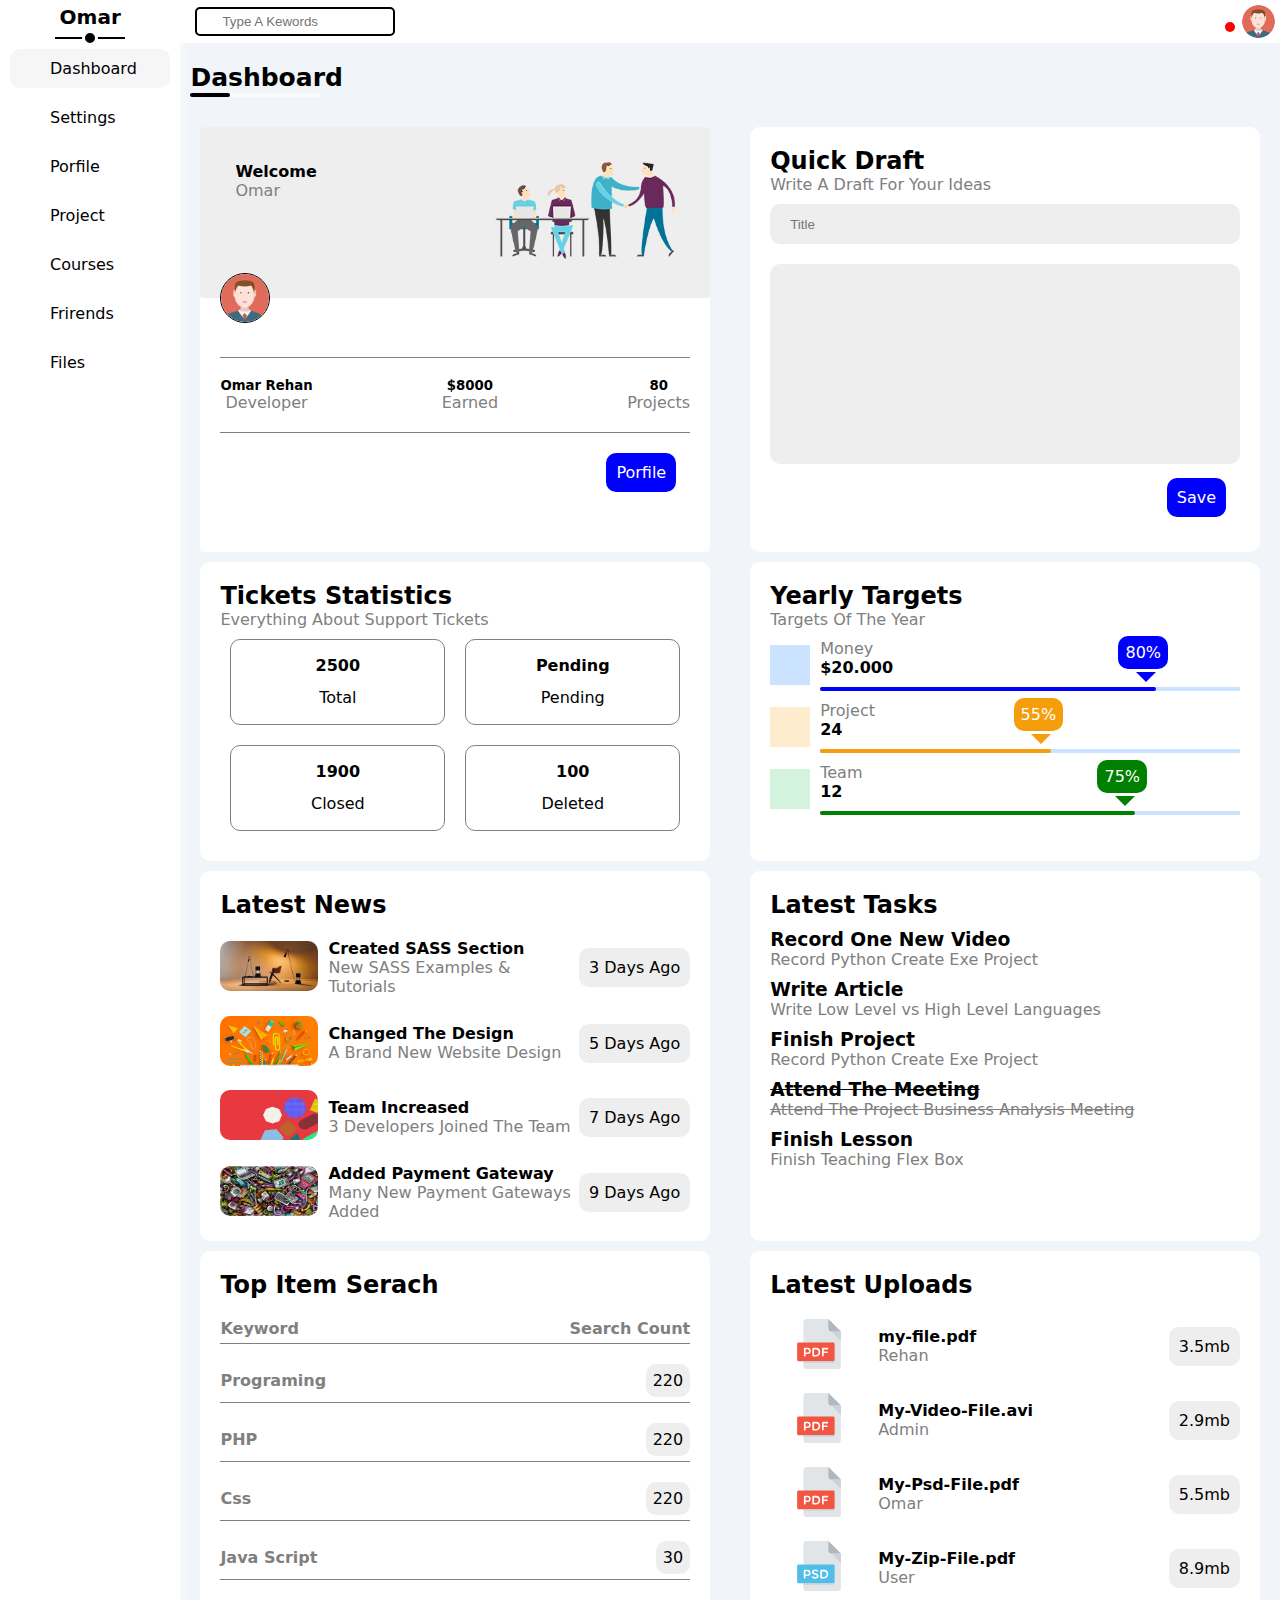
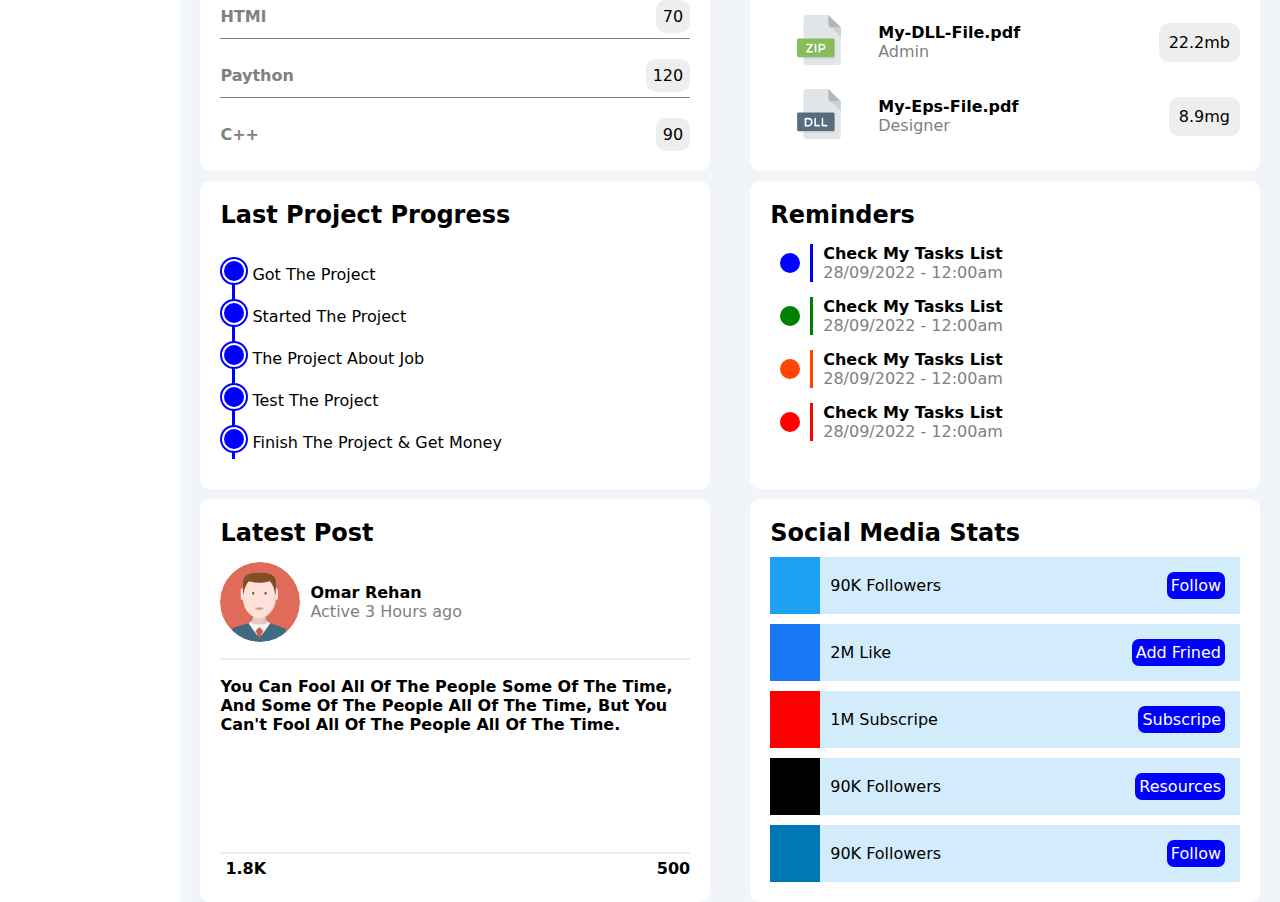
<file: index.html>
<!DOCTYPE html>
<html lang="en">

<head>
    <meta charset="UTF-8">
    <meta name="viewport" content="width=device-width, initial-scale=1.0">
    <title>Dashboard</title>
    <link rel="stylesheet" href="https://cdnjs.cloudflare.com/ajax/libs/font-awesome/6.4.2/css/all.min.css" integrity="sha512-z3gLpd7yknf1YoNbCzqRKc4qyor8gaKU1qmn+CShxbuBusANI9QpRohGBreCFkKxLhei6S9CQXFEbbKuqLg0DA==" crossorigin="anonymous" referrerpolicy="no-referrer"
    />
    <link rel="stylesheet" href="style.css">

</head>

<body>
    <!-- start page -->
    <div class="page">
        <!-- start sidebar -->
        <div class="sidebar">
            <h3>Omar</h3>
            <ul>
                <li>
                    <a href="index.html" class="active">
                        <i class="fa-solid fa-chart-line" style="color: #000000;"></i>
                        <span>Dashboard</span>
                    </a>
                </li>
                <li>
                    <a href="setting.html">
                        <i class="fa-solid fa-gear" style="color: #000000;"></i>
                        <span>Settings</span>
                    </a>
                </li>
                <li>
                    <a href="porfile.html">
                        <i class="fa-regular fa-user" style="color: #000000;"></i>
                        <span>Porfile</span>
                    </a>
                </li>
                <li>
                    <a href="porject.html">
                        <i class="fa-solid fa-diagram-project" style="color: #000000;"></i>
                        <span>Project</span>
                    </a>
                </li>
                <li>
                    <a href="courses.html">
                        <i class="fa-solid fa-list-check" style="color: #000000;"></i>
                        <span>Courses</span>
                    </a>
                </li>
                <li>
                    <a href="freinds.html">
                        <i class="fa-solid fa-user-group" style="color: #000000;"></i>
                        <span>Frirends</span>
                    </a>
                </li>
                <li>
                    <a href="files.html">
                        <i class="fa-solid fa-file" style="color: #000000;"></i>
                        <span>Files</span>
                    </a>
                </li>

            </ul>

        </div>
        <!-- end sidebar -->
        <!-- start head -->
        <div class="content">
            <div class="head">
                <div class="serach">
                    <input type="search" placeholder="Type A Kewords">
                    <span>
                        <i class="fa-solid fa-magnifying-glass" style="color: #000000;vertical-align: middle;font-size: 15px;margin-bottom: 5px;"></i>
                    </span>

                </div>
                <div class="info">
                    <span class="not">
                        <i class="fa-regular fa-bell" style="color: #000000;"></i>

                    </span>
                    <img src="photo/avatar.png" alt="">

                </div>
            </div>
            <!-- end head -->
            <h1>Dashboard</h1>
            <!-- start wraping -->
            <div class="wraping">
                <!-- start about -->
                <div class="about all">
                    <div class="info">
                        <div>
                            <h4>Welcome</h4>
                            <span>Omar</span>
                        </div>

                        <div class="image">
                            <img src="photo/welcome.png" alt="">
                        </div>
                    </div>
                    <img src="photo/avatar.png" class="avatar" alt="">
                    <div class="end">
                        <div>
                            <h5>Omar Rehan</h5>
                            <span>Developer</span>
                        </div>
                        <div>
                            <h5>$8000</h5>
                            <span>Earned</span>
                        </div>
                        <div>
                            <h5>80</h5>
                            <span>Projects</span>
                        </div>

                    </div>
                    <a href="">Porfile</a>

                </div>
                <!-- end about -->
                <!-- start draft -->
                <div class="draft all">
                    <div class="content">
                        <h2>Quick Draft
                        </h2>
                        <span>Write A Draft For Your Ideas
                </span>
                    </div>
                    <div class="form">
                        <input type="text" placeholder="Title">
                        <textarea></textarea>
                        <a href="">Save</a>
                    </div>
                </div>

                <!-- end draft -->
                <!-- start ticket -->
                <div class="ticket all ">
                    <div class="content">
                        <h2>Tickets Statistics

                        </h2>
                        <span>Everything About Support Tickets
                </span>
                    </div>
                    <div class="after-content">
                        <div>
                            <i class="fa-brands fa-slack" style="color:orangered ;font-size: 30px;"></i>
                            <h4>2500</h4>
                            <span>Total</span>
                        </div>
                        <div>
                            <i class="fa-brands fa-joomla" style="color:blue ;font-size: 30px;"></i>
                            <h4>Pending</h4>
                            <span>Pending</span>
                        </div>
                        <div>
                            <i class="fa-brands fa-pied-piper" style="color: #22C5A2;font-size: 30px;"></i>
                            <h4>1900</h4>
                            <span>Closed</span>
                        </div>
                        <div>
                            <i class="fa-solid fa-font-awesome" style="color: #F44336;font-size: 30px;"></i>
                            <h4>100</h4>
                            <span>Deleted</span>
                        </div>
                    </div>
                </div>
                <!-- end ticket -->
                <!-- start target -->
                <div class="target all">
                    <div class="content">
                        <h2>Yearly Targets
                        </h2>
                        <span>Targets Of The Year

                </span>
                    </div>
                    <div class="after-content">
                        <div class="icon">
                            <i class="fa-solid fa-sack-dollar"></i>

                        </div>
                        <div class="info">
                            <span>Money</span>
                            <h4>$20.000</h4>
                            <div class="progress">
                                <span style="width:80%;">
                            <span>80%</span>
                                </span>
                            </div>
                        </div>
                    </div>
                    <div class="after-content">
                        <div class="icon">
                            <i class="fa-solid fa-code" style="background-color:#FDECCE ;color: #F59E1D;"></i>

                        </div>
                        <div class="info">
                            <span>Project</span>
                            <h4>24</h4>
                            <div class="progress">
                                <span style="width:55%;">
                            <span>55%</span>
                                </span>
                            </div>
                        </div>
                    </div>
                    <div class="after-content">
                        <div class="icon">
                            <i class="fa-solid fa-people-group" style="background-color: #D3F3DF;color: #22C55E;"></i>

                        </div>
                        <div class="info">
                            <span>Team</span>
                            <h4>12</h4>
                            <div class="progress">
                                <span style="width:75%;">
                            <span>75%</span>
                                </span>
                            </div>
                        </div>
                    </div>
                </div>
                <!-- end target -->
                <!-- start news -->
                <div class="news all">
                    <div class="content">
                        <h2>Latest News
                        </h2>
                    </div>
                    <div class="after-content">
                        <div>
                            <img src="photo/news-01.png" alt="">
                        </div>
                        <div>
                            <h4>Created SASS Section
                            </h4>
                            <span>New SASS Examples & Tutorials

                    </span>
                        </div>
                        <div>
                            <span class="last">3 Days Ago</span>
                        </div>
                    </div>
                    <div class="after-content">
                        <div>
                            <img src="photo/news-02.png" alt="">
                        </div>
                        <div>
                            <h4>Changed The Design

                            </h4>
                            <span>A Brand New Website Design



                    </span>
                        </div>
                        <div>
                            <span class="last">5 Days Ago</span>
                        </div>
                    </div>
                    <div class="after-content">
                        <div>
                            <img src="photo/news-03.png" alt="">
                        </div>
                        <div>
                            <h4>Team Increased

                            </h4>
                            <span>3 Developers Joined The Team



                    </span>
                        </div>
                        <div>
                            <span class="last">7 Days Ago</span>
                        </div>
                    </div>
                    <div class="after-content">
                        <div>
                            <img src="photo/news-04.png" alt="">
                        </div>
                        <div>
                            <h4>Added Payment Gateway

                            </h4>
                            <span>Many New Payment Gateways Added



                    </span>
                        </div>
                        <div>
                            <span class="last">9 Days Ago</span>
                        </div>
                    </div>
                </div>
                <!-- end news -->
                <!-- start tasks -->
                <div class="tasks all">
                    <div class="content">
                        <h2>Latest Tasks
                        </h2>
                    </div>
                    <div class="after-content">
                        <div class="info">
                            <h3>Record One New Video
                            </h3>
                            <span>Record Python Create Exe Project

                    </span>
                        </div>
                        <div class="icon">
                            <i class="fa-regular fa-trash-can"></i>
                        </div>
                    </div>
                    <div class="after-content">
                        <div class="info">
                            <h3>Write Article

                            </h3>
                            <span>Write Low Level vs High Level Languages



                    </span>
                        </div>
                        <div class="icon">
                            <i class="fa-regular fa-trash-can"></i>
                        </div>
                    </div>
                    <div class="after-content">
                        <div class="info">
                            <h3>Finish Project

                            </h3>
                            <span>Record Python Create Exe Project

                    </span>
                        </div>
                        <div class="icon">
                            <i class="fa-regular fa-trash-can"></i>
                        </div>
                    </div>
                    <div class="after-content">
                        <div class="info">
                            <h3> <del>Attend The Meeting</del>

                            </h3>
                            <span><del>Attend The Project Business Analysis Meeting</del>



                    </span>
                        </div>
                        <div class="icon">
                            <i class="fa-regular fa-trash-can"></i>
                        </div>
                    </div>
                    <div class="after-content">
                        <div class="info">
                            <h3>Finish Lesson

                            </h3>
                            <span>Finish Teaching Flex Box



                    </span>
                        </div>
                        <div class="icon">
                            <i class="fa-regular fa-trash-can"></i>
                        </div>
                    </div>
                </div>
                <!-- end tasks -->
                <!-- start item -->
                <div class="item all">
                    <h2>Top Item Serach</h2>
                    <div class="content">
                        <div>
                            <h4>Keyword
                            </h4>
                            <h4>Search Count
                                </h6>
                        </div>
                        <div>
                            <h4>Programing</h4>
                            <span>220</span>
                        </div>
                        <div>
                            <h4>PHP</h4>
                            <span>220</span>
                        </div>
                        <div>
                            <h4>Css</h4>
                            <span>220</span>
                        </div>
                        <div>
                            <h4>Java Script</h4>
                            <span>30</span>
                        </div>
                        <div>
                            <h4>HTMl</h4>
                            <span>70</span>
                        </div>
                        <div>
                            <h4>Paython</h4>
                            <span>120</span>
                        </div>
                        <div>
                            <h4>C++</h4>
                            <span>90</span>
                        </div>
                    </div>
                </div>
                <!-- end item -->
                <!-- start Upload -->
                <div class="upload all">
                    <h2>Latest Uploads
                    </h2>
                    <div class="after-content">
                        <div>
                            <img src="photo/pdf-1.svg" alt="">
                        </div>
                        <div>
                            <h4>my-file.pdf

                            </h4>
                            <span>Rehan

                    </span>
                        </div>
                        <div>
                            <span class="last">3.5mb</span>
                        </div>
                    </div>
                    <div class="after-content">
                        <div>
                            <img src="photo/pdf.svg" alt="">
                        </div>
                        <div>
                            <h4>My-Video-File.avi

                            </h4>
                            <span>Admin

                    </span>
                        </div>
                        <div>
                            <span class="last">2.9mb</span>
                        </div>
                    </div>
                    <div class="after-content">
                        <div>
                            <img src="photo/pdf-1.svg" alt="">
                        </div>
                        <div>
                            <h4>My-Psd-File.pdf

                            </h4>
                            <span>Omar

                    </span>
                        </div>
                        <div>
                            <span class="last">5.5mb</span>
                        </div>
                    </div>
                    <div class="after-content">
                        <div>
                            <img src="photo/psd-3.svg" alt="">
                        </div>
                        <div>
                            <h4>My-Zip-File.pdf

                            </h4>
                            <span>User

                    </span>
                        </div>
                        <div>
                            <span class="last">8.9mb</span>
                        </div>
                    </div>
                    <div class="after-content">
                        <div>
                            <img src="photo/zip-4.svg" alt="">
                        </div>
                        <div>
                            <h4>My-DLL-File.pdf

                            </h4>
                            <span>Admin

                    </span>
                        </div>
                        <div>
                            <span class="last">22.2mb</span>
                        </div>
                    </div>
                    <div class="after-content">
                        <div>
                            <img src="photo/dll-5.svg" alt="">
                        </div>
                        <div>
                            <h4>My-Eps-File.pdf

                            </h4>
                            <span>Designer

                    </span>
                        </div>
                        <div>
                            <span class="last">8.9mg</span>
                        </div>
                    </div>
                </div>
                <!-- end upload -->
                <!-- start project -->
                <div class="project all">
                    <h2>Last Project Progress
                    </h2>
                    <ul>
                        <li class="done">Got The Project
                        </li>
                        <li class="done">Started The Project
                        </li>
                        <li class="done">The Project About Job
                        </li>
                        <li class="done">Test The Project
                        </li>
                        <li class="last">Finish The Project & Get Money
                        </li>
                    </ul>

                </div>
                <!-- end project -->
                <!-- start reminder -->
                <div class="reminder all ">
                    <h2>Reminders
                    </h2>
                    <div class="content">
                        <span></span>
                        <div>
                            <h4>Check My Tasks List
                            </h4>
                            <span>28/09/2022 - 12:00am
                    </span>
                        </div>
                    </div>
                    <div class="content">
                        <span></span>
                        <div>
                            <h4>Check My Tasks List
                            </h4>
                            <span>28/09/2022 - 12:00am
                    </span>
                        </div>
                    </div>
                    <div class="content">
                        <span></span>
                        <div>
                            <h4>Check My Tasks List
                            </h4>
                            <span>28/09/2022 - 12:00am
                    </span>
                        </div>
                    </div>
                    <div class="content">
                        <span></span>
                        <div>
                            <h4>Check My Tasks List
                            </h4>
                            <span>28/09/2022 - 12:00am
                    </span>
                        </div>
                    </div>

                </div>
                <!-- end reminder -->
                <!-- start post -->
                <div class="post all">
                    <h2>Latest Post
                    </h2>
                    <div class="content">
                        <img src="photo/avatar.png" alt="">
                        <div>
                            <h4>Omar Rehan</h4>
                            <span>Active 3 Hours ago</span>
                        </div>
                    </div>
                    <div class="after-content">
                        <p>You Can Fool All Of The People Some Of The Time, And Some Of The People All Of The Time, But You Can't Fool All Of The People All Of The Time.
                        </p>
                    </div>
                    <div class="end">
                        <div>
                            <h4><i class="fa-regular fa-heart" style="margin-right: 5px;font-size: 15px;"></i>1.8K</h4>
                            <h4><i class="fa-regular fa-comment" style="margin-right: 5px;font-size: 15px;"></i>500</h4>
                        </div>
                    </div>

                </div>
                <!-- end post -->
                <!-- stat social -->
                <div class="social all">
                    <h2>Social Media Stats
                    </h2>
                    <div class="content">
                        <div class="box">
                            <i class="fa-brands fa-twitter"></i>
                            <span>90K Followers</span>
                            <span>Follow</span>
                        </div>
                        <div class="box">
                            <i class="fa-brands fa-facebook" style="background-color: #1877F2;"></i>
                            <span>2M Like</span>
                            <span>Add Frined</span>
                        </div>
                        <div class="box">
                            <i class="fa-brands fa-youtube" style="background-color: red;"></i>
                            <span>1M Subscripe</span>
                            <span>Subscripe</span>
                        </div>
                        <div class="box">
                            <i class="fa-brands fa-github" style="background-color: black;"></i>
                            <span>90K Followers</span>
                            <span>Resources</span>
                        </div>
                        <div class="box">
                            <i class="fa-brands fa-linkedin" style="background-color: #0077B5;"></i>
                            <span>90K Followers</span>
                            <span>Follow</span>
                        </div>
                    </div>

                </div>
                <!-- end socail -->
            </div>
            <!-- end wraping -->
            <!-- strart table -->
            <!-- end table -->
        </div>
        <!-- end page -->
</body>

</html>
</file>
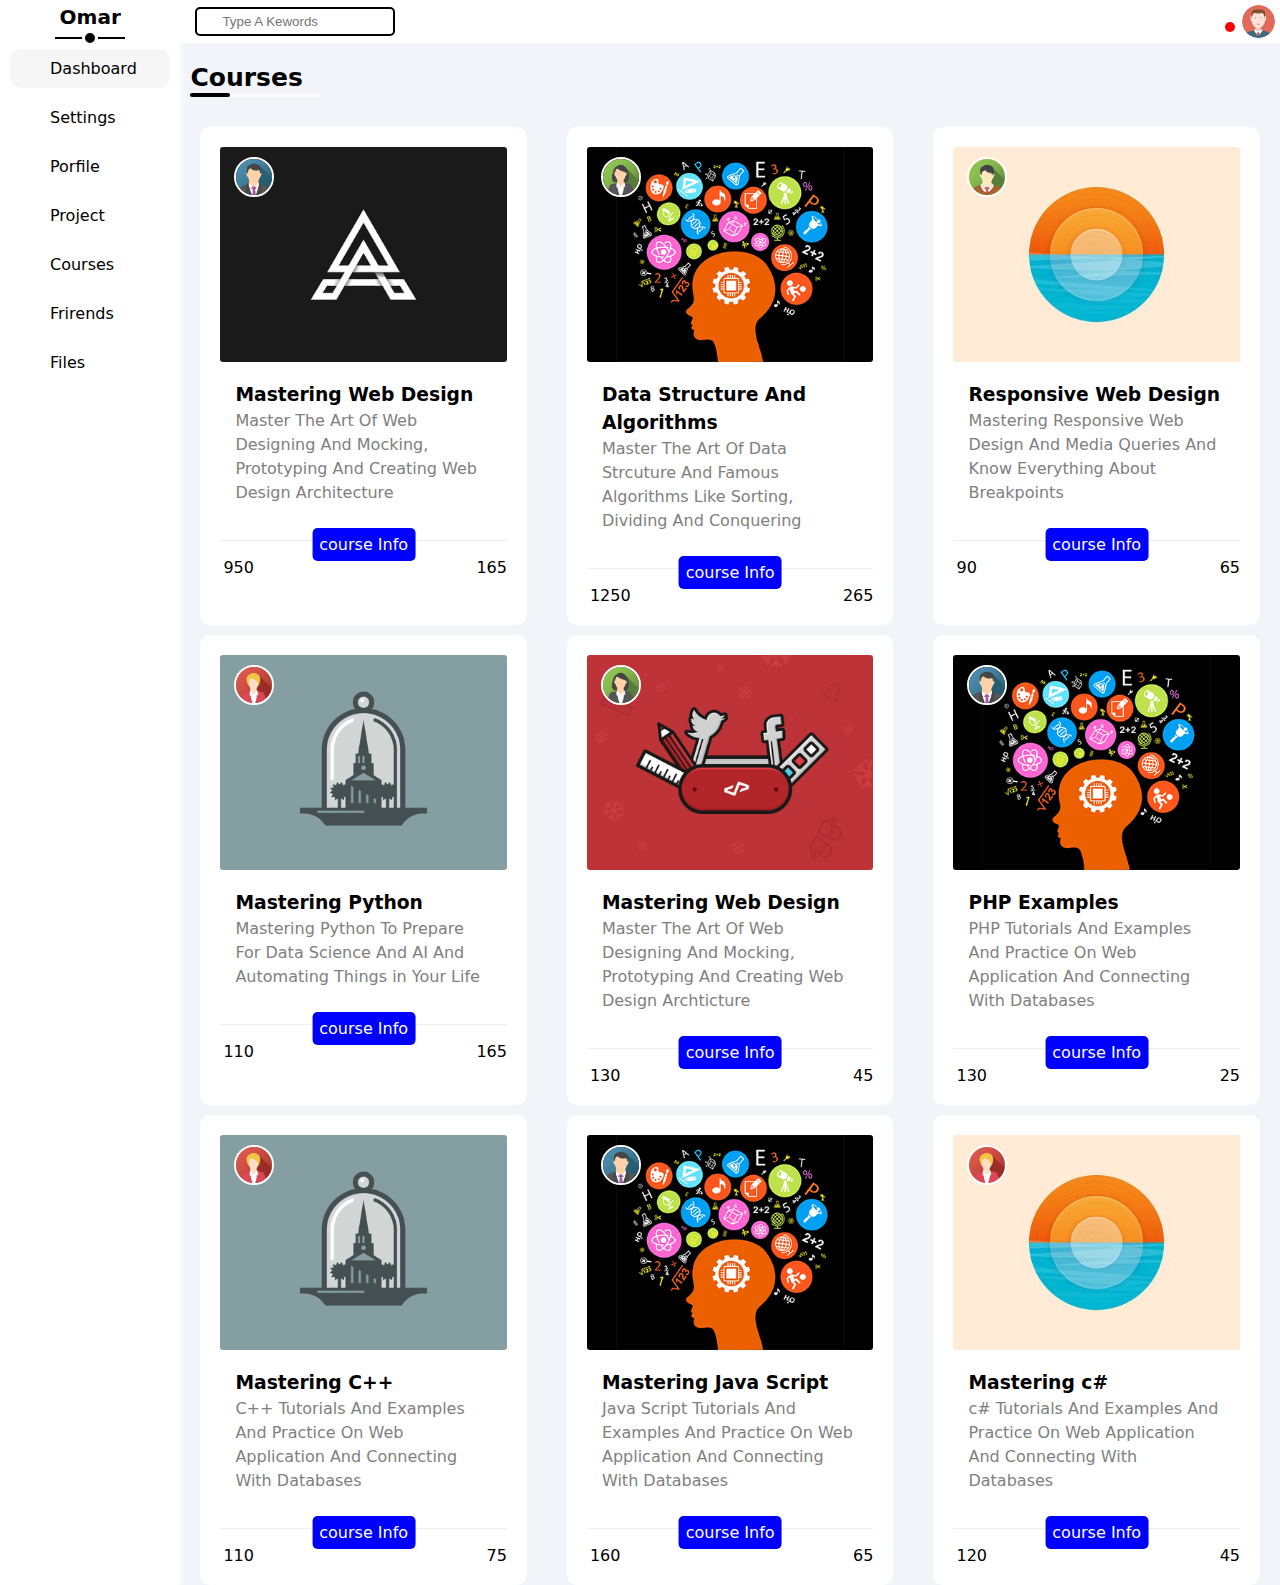
<file: courses.html>
<!DOCTYPE html>
<html lang="en">

<head>
    <meta charset="UTF-8">
    <meta name="viewport" content="width=device-width, initial-scale=1.0">
    <title>Courses</title>
    <link rel="stylesheet" href="https://cdnjs.cloudflare.com/ajax/libs/font-awesome/6.4.2/css/all.min.css" integrity="sha512-z3gLpd7yknf1YoNbCzqRKc4qyor8gaKU1qmn+CShxbuBusANI9QpRohGBreCFkKxLhei6S9CQXFEbbKuqLg0DA==" crossorigin="anonymous" referrerpolicy="no-referrer"
    />
    <link rel="stylesheet" href="style.css">

</head>

<body>
    <!-- start page -->
    <div class="page">
        <!-- start sidebar -->
        <div class="sidebar">
            <h3>Omar</h3>
            <ul>
                <li>
                    <a href="index.html" class="active">
                        <i class="fa-solid fa-chart-line" style="color: #000000;"></i>
                        <span>Dashboard</span>
                    </a>
                </li>
                <li>
                    <a href="setting.html">
                        <i class="fa-solid fa-gear" style="color: #000000;"></i>
                        <span>Settings</span>
                    </a>
                </li>
                <li>
                    <a href="porfile.html">
                        <i class="fa-regular fa-user" style="color: #000000;"></i>
                        <span>Porfile</span>
                    </a>
                </li>
                <li>
                    <a href="porject.html">
                        <i class="fa-solid fa-diagram-project" style="color: #000000;"></i>
                        <span>Project</span>
                    </a>
                </li>
                <li>
                    <a href="courses.html">
                        <i class="fa-solid fa-list-check" style="color: #000000;"></i>
                        <span>Courses</span>
                    </a>
                </li>
                <li>
                    <a href="freinds.html">
                        <i class="fa-solid fa-user-group" style="color: #000000;"></i>
                        <span>Frirends</span>
                    </a>
                </li>
                <li>
                    <a href="files">
                        <i class="fa-solid fa-file" style="color: #000000;"></i>
                        <span>Files</span>
                    </a>
                </li>
            </ul>

        </div>
        <!-- end sidebar -->
        <!-- start head -->
        <div class="content">
            <div class="head">
                <div class="serach">
                    <input type="search" placeholder="Type A Kewords">
                    <span>
                        <i class="fa-solid fa-magnifying-glass" style="color: #000000;vertical-align: middle;font-size: 15px;margin-bottom: 5px;"></i>
                    </span>

                </div>
                <div class="info">
                    <span class="not">
                        <i class="fa-regular fa-bell" style="color: #000000;"></i>

                    </span>
                    <img src="photo/avatar.png" alt="">

                </div>
            </div>
            <!-- end head -->
            <h1>Courses</h1>
            <!-- start courses -->
            <div class="page-courses">
                <div class="courses all">
                    <img class="cover" src="photo/course-01.jpg" alt="">
                    <img class="title" src="photo/team-01.png" alt="">
                    <div class="content-courses">
                        <h3>Mastering Web Design
                        </h3>
                        <span>Master The Art Of Web Designing And Mocking, Prototyping And Creating Web Design Architecture

                        </span>
                    </div>
                    <div class="end-courses">
                        <span class="frist">course Info</span>
                        <span><i class="fa-regular fa-user" style="margin-right: 3px; color: grey;"></i>950</span>
                        <span><i class="fa-solid fa-dollar-sign" style="margin-right: 3px;color: grey;"></i>165</span>
                    </div>

                </div>
                <div class="courses all">
                    <img class="cover" src="photo/course-02.jpg" alt="">
                    <img class="title" src="photo/team-02.png" alt="">
                    <div class="content-courses">
                        <h3>Data Structure And Algorithms
                        </h3>
                        <span>Master The Art Of Data Strcuture And Famous Algorithms Like Sorting, Dividing And Conquering
                        </span>
                    </div>
                    <div class="end-courses">
                        <span class="frist">course Info</span>
                        <span><i class="fa-regular fa-user" style="margin-right: 3px; color: grey;"></i>1250</span>
                        <span><i class="fa-solid fa-dollar-sign" style="margin-right: 3px;color: grey;"></i>265</span>
                    </div>

                </div>
                <div class="courses all">
                    <img class="cover" src="photo/course-03.jpg" alt="">
                    <img class="title" src="photo/team-03.png" alt="">
                    <div class="content-courses">
                        <h3>Responsive Web Design
                        </h3>
                        <span>Mastering Responsive Web Design And Media Queries And Know Everything About Breakpoints
                        </span>
                    </div>
                    <div class="end-courses">
                        <span class="frist">course Info</span>
                        <span><i class="fa-regular fa-user" style="margin-right: 3px; color: grey;"></i>90</span>
                        <span><i class="fa-solid fa-dollar-sign" style="margin-right: 3px;color: grey;"></i>65</span>
                    </div>

                </div>
                <div class="courses all">
                    <img class="cover" src="photo/course-04.jpg" alt="">
                    <img class="title" src="photo/team-05.png" alt="">
                    <div class="content-courses">
                        <h3>Mastering Python
                        </h3>
                        <span>Mastering Python To Prepare For Data Science And AI And Automating Things in Your Life
                        </span>
                    </div>
                    <div class="end-courses">
                        <span class="frist">course Info</span>
                        <span><i class="fa-regular fa-user" style="margin-right: 3px; color: grey;"></i>110</span>
                        <span><i class="fa-solid fa-dollar-sign" style="margin-right: 3px;color: grey;"></i>165</span>
                    </div>

                </div>
                <div class="courses all">
                    <img class="cover" src="photo/course-05.jpg" alt="">
                    <img class="title" src="photo/team-02.png" alt="">
                    <div class="content-courses">
                        <h3>Mastering Web Design

                        </h3>
                        <span>Master The Art Of Web Designing And Mocking, Prototyping And Creating Web Design Archticture


                        </span>
                    </div>
                    <div class="end-courses">
                        <span class="frist">course Info</span>
                        <span><i class="fa-regular fa-user" style="margin-right: 3px; color: grey;"></i>130</span>
                        <span><i class="fa-solid fa-dollar-sign" style="margin-right: 3px;color: grey;"></i>45</span>
                    </div>

                </div>
                <div class="courses all">
                    <img class="cover" src="photo/course-02.jpg" alt="">
                    <img class="title" src="photo/team-01.png" alt="">
                    <div class="content-courses">
                        <h3>PHP Examples


                        </h3>
                        <span>PHP Tutorials And Examples And Practice On Web Application And Connecting With Databases




                        </span>
                    </div>
                    <div class="end-courses">
                        <span class="frist">course Info</span>
                        <span><i class="fa-regular fa-user" style="margin-right: 3px; color: grey;"></i>130</span>
                        <span><i class="fa-solid fa-dollar-sign" style="margin-right: 3px;color: grey;"></i>25</span>
                    </div>

                </div>
                <div class="courses all">
                    <img class="cover" src="photo/course-04.jpg" alt="">
                    <img class="title" src="photo/team-05.png" alt="">
                    <div class="content-courses">
                        <h3>Mastering C++



                        </h3>
                        <span>C++ Tutorials And Examples And Practice On Web Application And Connecting With Databases




                        </span>
                    </div>
                    <div class="end-courses">
                        <span class="frist">course Info</span>
                        <span><i class="fa-regular fa-user" style="margin-right: 3px; color: grey;"></i>110</span>
                        <span><i class="fa-solid fa-dollar-sign" style="margin-right: 3px;color: grey;"></i>75</span>
                    </div>

                </div>
                <div class="courses all">
                    <img class="cover" src="photo/course-02.jpg" alt="">
                    <img class="title" src="photo/team-01.png" alt="">
                    <div class="content-courses">
                        <h3>Mastering Java Script



                        </h3>
                        <span>Java Script Tutorials And Examples And Practice On Web Application And Connecting With Databases




                        </span>
                    </div>
                    <div class="end-courses">
                        <span class="frist">course Info</span>
                        <span><i class="fa-regular fa-user" style="margin-right: 3px; color: grey;"></i>160</span>
                        <span><i class="fa-solid fa-dollar-sign" style="margin-right: 3px;color: grey;"></i>65</span>
                    </div>

                </div>
                <div class="courses all">
                    <img class="cover" src="photo/course-03.jpg" alt="">
                    <img class="title" src="photo/team-05.png" alt="">
                    <div class="content-courses">
                        <h3>Mastering c#



                        </h3>
                        <span>c# Tutorials And Examples And Practice On Web Application And Connecting With Databases




                        </span>
                    </div>
                    <div class="end-courses">
                        <span class="frist">course Info</span>
                        <span><i class="fa-regular fa-user" style="margin-right: 3px; color: grey;"></i>120</span>
                        <span><i class="fa-solid fa-dollar-sign" style="margin-right: 3px;color: grey;"></i>45</span>
                    </div>

                </div>

            </div>

            <!-- end courses -->
        </div>
    </div>
</body>

</html>
</file>
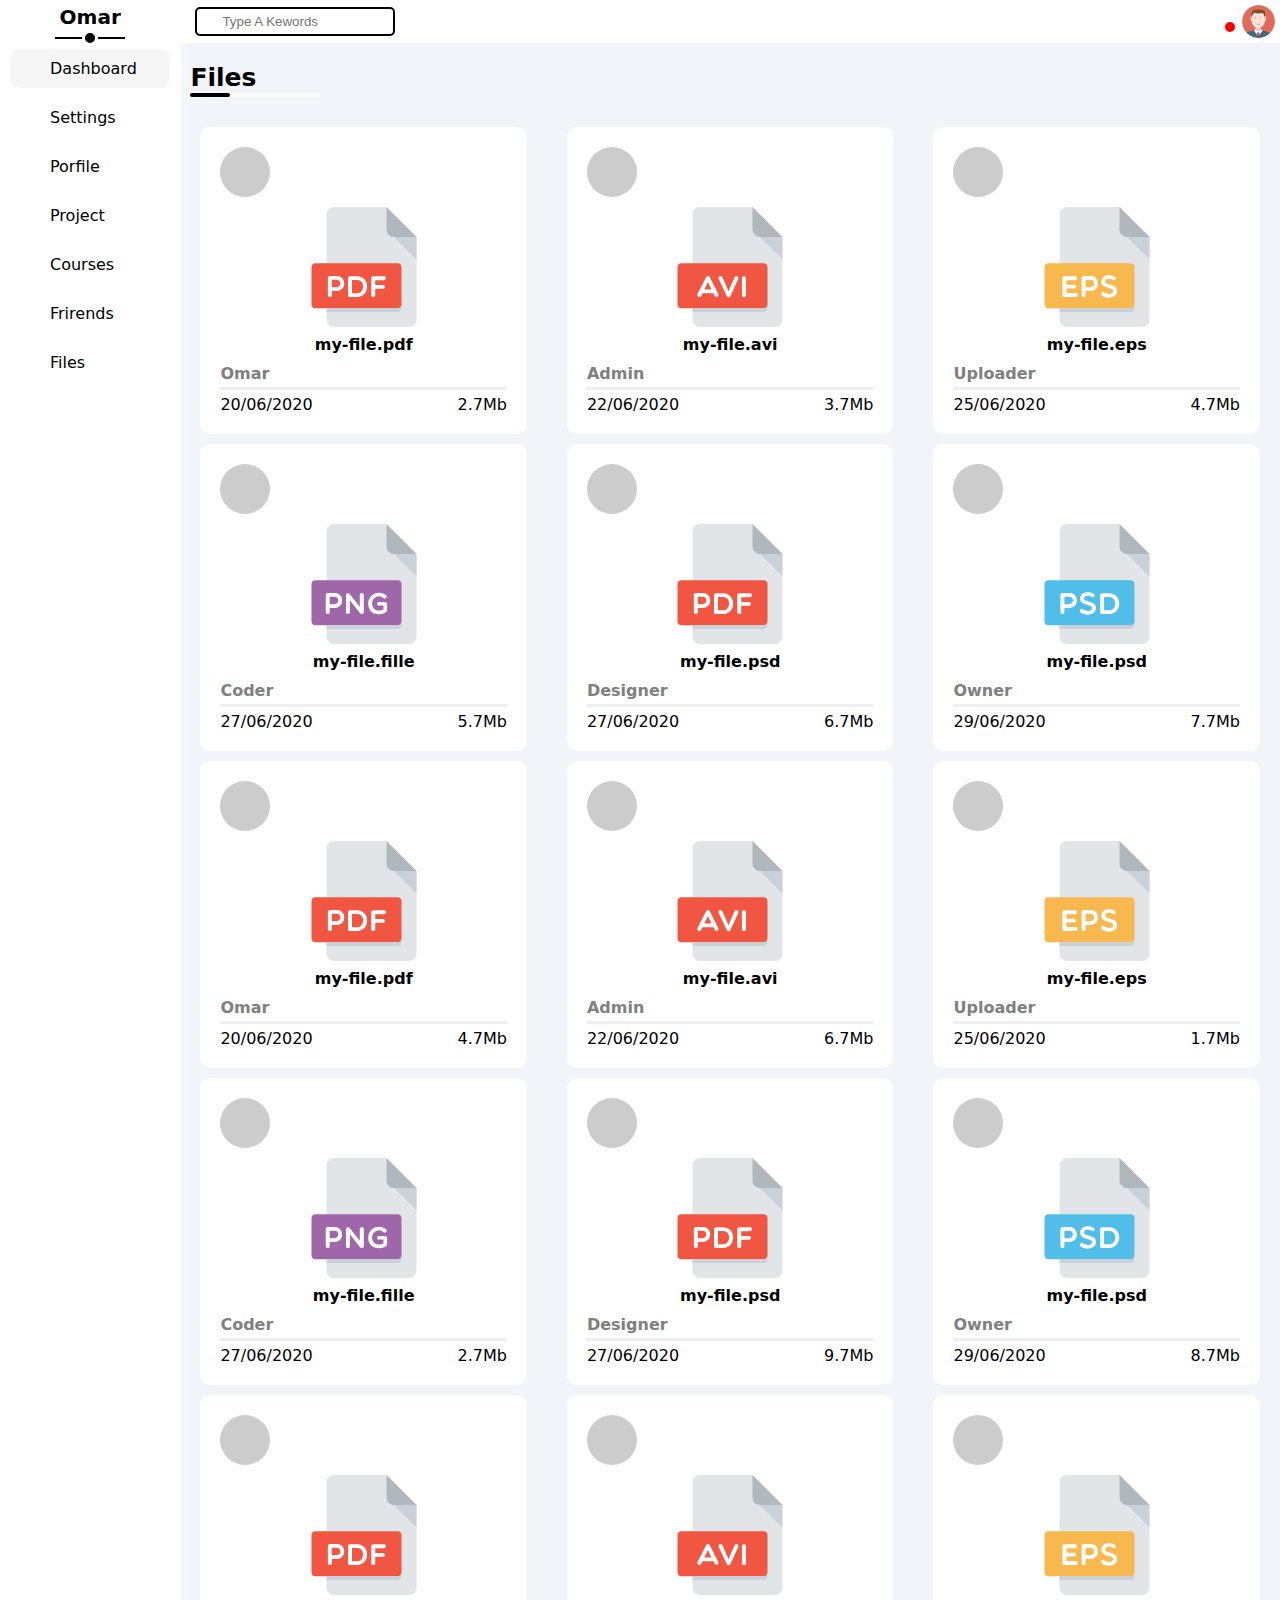
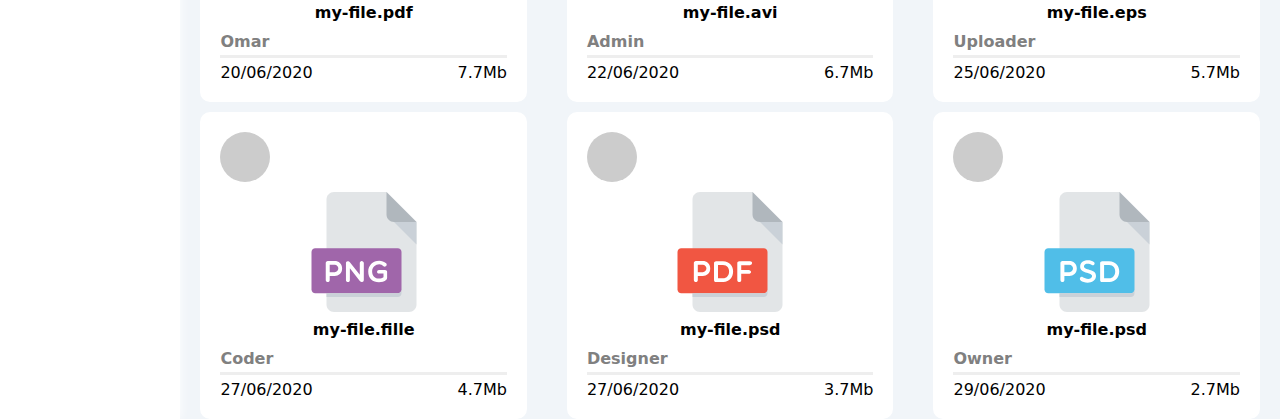
<file: files.html>
<!DOCTYPE html>
<html lang="en">

<head>
    <meta charset="UTF-8">
    <meta name="viewport" content="width=device-width, initial-scale=1.0">
    <title>Files</title>
    <link rel="stylesheet" href="https://cdnjs.cloudflare.com/ajax/libs/font-awesome/6.4.2/css/all.min.css" integrity="sha512-z3gLpd7yknf1YoNbCzqRKc4qyor8gaKU1qmn+CShxbuBusANI9QpRohGBreCFkKxLhei6S9CQXFEbbKuqLg0DA==" crossorigin="anonymous" referrerpolicy="no-referrer"
    />
    <link rel="stylesheet" href="style.css">

</head>

<body>
    <!-- start page -->
    <div class="page">
        <!-- start sidebar -->
        <div class="sidebar">
            <h3>Omar</h3>
            <ul>
                <li>
                    <a href="index.html" class="active">
                        <i class="fa-solid fa-chart-line" style="color: #000000;"></i>
                        <span>Dashboard</span>
                    </a>
                </li>
                <li>
                    <a href="setting.html">
                        <i class="fa-solid fa-gear" style="color: #000000;"></i>
                        <span>Settings</span>
                    </a>
                </li>
                <li>
                    <a href="porfile.html">
                        <i class="fa-regular fa-user" style="color: #000000;"></i>
                        <span>Porfile</span>
                    </a>
                </li>
                <li>
                    <a href="porject.html">
                        <i class="fa-solid fa-diagram-project" style="color: #000000;"></i>
                        <span>Project</span>
                    </a>
                </li>
                <li>
                    <a href="courses.html">
                        <i class="fa-solid fa-list-check" style="color: #000000;"></i>
                        <span>Courses</span>
                    </a>
                </li>
                <li>
                    <a href="freinds.html">
                        <i class="fa-solid fa-user-group" style="color: #000000;"></i>
                        <span>Frirends</span>
                    </a>
                </li>
                <li>
                    <a href="files.html">
                        <i class="fa-solid fa-file" style="color: #000000;"></i>
                        <span>Files</span>
                    </a>
                </li>
            </ul>

        </div>
        <!-- end sidebar -->
        <!-- start head -->
        <div class="content">
            <div class="head">
                <div class="serach">
                    <input type="search" placeholder="Type A Kewords">
                    <span>
                        <i class="fa-solid fa-magnifying-glass" style="color: #000000;vertical-align: middle;font-size: 15px;margin-bottom: 5px;"></i>
                    </span>

                </div>
                <div class="info">
                    <span class="not">
                        <i class="fa-regular fa-bell" style="color: #000000;"></i>

                    </span>
                    <img src="photo/avatar.png" alt="">

                </div>
            </div>
            <!-- end head -->
            <h1>Files</h1>
            <!-- start Frines -->
            <div class="filles-page">
                <div class="filles all">
                    <i class="fa-solid fa-download"></i>
                    <div class="content-filles">
                        <img src="photo/pdf-1.svg" alt="">
                        <h4>my-file.pdf

                        </h4>
                    </div>
                    <span>Omar</span>
                    <div class="end-filles">
                        <span>20/06/2020
                        </span>
                        <span>2.7Mb
                        </span>
                    </div>

                </div>
                <div class="filles all">
                    <i class="fa-solid fa-download"></i>
                    <div class="content-filles">
                        <img src="photo/avi.svg" alt="">
                        <h4>my-file.avi

                        </h4>
                    </div>
                    <span>Admin</span>
                    <div class="end-filles">
                        <span>22/06/2020
                        </span>
                        <span>3.7Mb
                        </span>
                    </div>

                </div>
                <div class="filles all">
                    <i class="fa-solid fa-download"></i>
                    <div class="content-filles">
                        <img src="photo/eps-6.svg" alt="">
                        <h4>my-file.eps

                        </h4>
                    </div>
                    <span>Uploader

                    </span>
                    <div class="end-filles">
                        <span>25/06/2020
                        </span>
                        <span>4.7Mb
                        </span>
                    </div>

                </div>
                <div class="filles all">
                    <i class="fa-solid fa-download"></i>
                    <div class="content-filles">
                        <img src="photo/png.svg" alt="">
                        <h4>my-file.fille

                        </h4>
                    </div>
                    <span>Coder

                    </span>
                    <div class="end-filles">
                        <span>27/06/2020
                        </span>
                        <span>5.7Mb
                        </span>
                    </div>

                </div>
                <div class="filles all">
                    <i class="fa-solid fa-download"></i>
                    <div class="content-filles">
                        <img src="photo/pdf.svg" alt="">
                        <h4>my-file.psd

                        </h4>
                    </div>
                    <span>Designer

                    </span>
                    <div class="end-filles">
                        <span>27/06/2020
                        </span>
                        <span>6.7Mb
                        </span>
                    </div>

                </div>
                <div class="filles all">
                    <i class="fa-solid fa-download"></i>
                    <div class="content-filles">
                        <img src="photo/psd-3.svg" alt="">
                        <h4>my-file.psd

                        </h4>
                    </div>
                    <span>Owner

                    </span>
                    <div class="end-filles">
                        <span>29/06/2020
                        </span>
                        <span>7.7Mb
                        </span>
                    </div>

                </div>
                <div class="filles all">
                    <i class="fa-solid fa-download"></i>
                    <div class="content-filles">
                        <img src="photo/pdf-1.svg" alt="">
                        <h4>my-file.pdf

                        </h4>
                    </div>
                    <span>Omar</span>
                    <div class="end-filles">
                        <span>20/06/2020
                        </span>
                        <span>4.7Mb
                        </span>
                    </div>

                </div>
                <div class="filles all">
                    <i class="fa-solid fa-download"></i>
                    <div class="content-filles">
                        <img src="photo/avi.svg" alt="">
                        <h4>my-file.avi

                        </h4>
                    </div>
                    <span>Admin</span>
                    <div class="end-filles">
                        <span>22/06/2020
                        </span>
                        <span>6.7Mb
                        </span>
                    </div>

                </div>
                <div class="filles all">
                    <i class="fa-solid fa-download"></i>
                    <div class="content-filles">
                        <img src="photo/eps-6.svg" alt="">
                        <h4>my-file.eps

                        </h4>
                    </div>
                    <span>Uploader

                    </span>
                    <div class="end-filles">
                        <span>25/06/2020
                        </span>
                        <span>1.7Mb
                        </span>
                    </div>

                </div>
                <div class="filles all">
                    <i class="fa-solid fa-download"></i>
                    <div class="content-filles">
                        <img src="photo/png.svg" alt="">
                        <h4>my-file.fille

                        </h4>
                    </div>
                    <span>Coder

                    </span>
                    <div class="end-filles">
                        <span>27/06/2020
                        </span>
                        <span>2.7Mb
                        </span>
                    </div>

                </div>
                <div class="filles all">
                    <i class="fa-solid fa-download"></i>
                    <div class="content-filles">
                        <img src="photo/pdf.svg" alt="">
                        <h4>my-file.psd

                        </h4>
                    </div>
                    <span>Designer

                    </span>
                    <div class="end-filles">
                        <span>27/06/2020
                        </span>
                        <span>9.7Mb
                        </span>
                    </div>

                </div>
                <div class="filles all">
                    <i class="fa-solid fa-download"></i>
                    <div class="content-filles">
                        <img src="photo/psd-3.svg" alt="">
                        <h4>my-file.psd

                        </h4>
                    </div>
                    <span>Owner

                    </span>
                    <div class="end-filles">
                        <span>29/06/2020
                        </span>
                        <span>8.7Mb
                        </span>
                    </div>

                </div>
                <div class="filles all">
                    <i class="fa-solid fa-download"></i>
                    <div class="content-filles">
                        <img src="photo/pdf-1.svg" alt="">
                        <h4>my-file.pdf

                        </h4>
                    </div>
                    <span>Omar</span>
                    <div class="end-filles">
                        <span>20/06/2020
                        </span>
                        <span>7.7Mb
                        </span>
                    </div>

                </div>
                <div class="filles all">
                    <i class="fa-solid fa-download"></i>
                    <div class="content-filles">
                        <img src="photo/avi.svg" alt="">
                        <h4>my-file.avi

                        </h4>
                    </div>
                    <span>Admin</span>
                    <div class="end-filles">
                        <span>22/06/2020
                        </span>
                        <span>6.7Mb
                        </span>
                    </div>

                </div>
                <div class="filles all">
                    <i class="fa-solid fa-download"></i>
                    <div class="content-filles">
                        <img src="photo/eps-6.svg" alt="">
                        <h4>my-file.eps

                        </h4>
                    </div>
                    <span>Uploader

                    </span>
                    <div class="end-filles">
                        <span>25/06/2020
                        </span>
                        <span>5.7Mb
                        </span>
                    </div>

                </div>
                <div class="filles all">
                    <i class="fa-solid fa-download"></i>
                    <div class="content-filles">
                        <img src="photo/png.svg" alt="">
                        <h4>my-file.fille

                        </h4>
                    </div>
                    <span>Coder

                    </span>
                    <div class="end-filles">
                        <span>27/06/2020
                        </span>
                        <span>4.7Mb
                        </span>
                    </div>

                </div>
                <div class="filles all">
                    <i class="fa-solid fa-download"></i>
                    <div class="content-filles">
                        <img src="photo/pdf.svg" alt="">
                        <h4>my-file.psd

                        </h4>
                    </div>
                    <span>Designer

                    </span>
                    <div class="end-filles">
                        <span>27/06/2020
                        </span>
                        <span>3.7Mb
                        </span>
                    </div>

                </div>
                <div class="filles all">
                    <i class="fa-solid fa-download"></i>
                    <div class="content-filles">
                        <img src="photo/psd-3.svg" alt="">
                        <h4>my-file.psd

                        </h4>
                    </div>
                    <span>Owner

                    </span>
                    <div class="end-filles">
                        <span>29/06/2020
                        </span>
                        <span>2.7Mb
                        </span>
                    </div>

                </div>
            </div>


            <!-- end Frineds -->
        </div>
    </div>
</body>

</html>
</file>
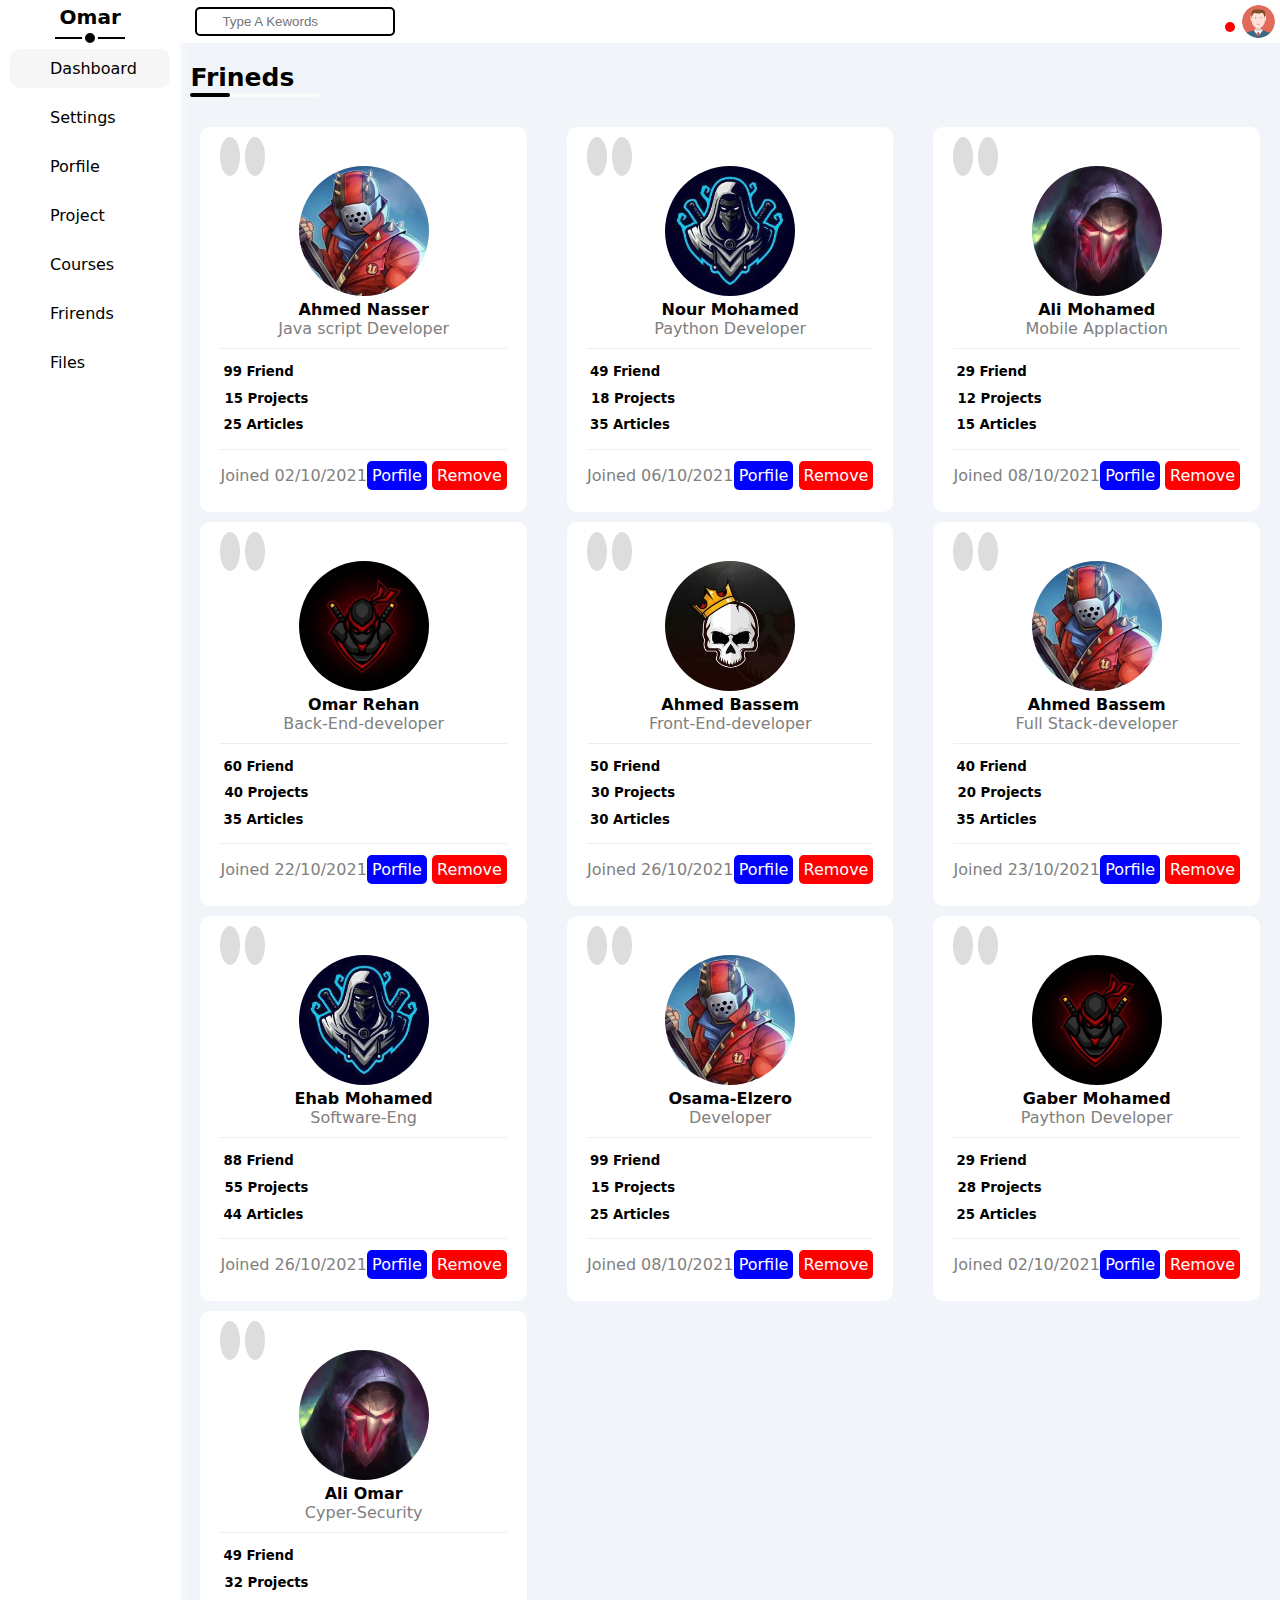
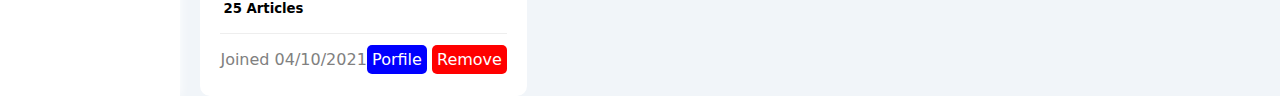
<file: freinds.html>
<!DOCTYPE html>
<html lang="en">

<head>
    <meta charset="UTF-8">
    <meta name="viewport" content="width=device-width, initial-scale=1.0">
    <title>Frineds</title>
    <link rel="stylesheet" href="https://cdnjs.cloudflare.com/ajax/libs/font-awesome/6.4.2/css/all.min.css" integrity="sha512-z3gLpd7yknf1YoNbCzqRKc4qyor8gaKU1qmn+CShxbuBusANI9QpRohGBreCFkKxLhei6S9CQXFEbbKuqLg0DA==" crossorigin="anonymous" referrerpolicy="no-referrer"
    />
    <link rel="stylesheet" href="style.css">

</head>

<body>
    <!-- start page -->
    <div class="page">
        <!-- start sidebar -->
        <div class="sidebar">
            <h3>Omar</h3>
            <ul>
                <li>
                    <a href="index.html" class="active">
                        <i class="fa-solid fa-chart-line" style="color: #000000;"></i>
                        <span>Dashboard</span>
                    </a>
                </li>
                <li>
                    <a href="setting.html">
                        <i class="fa-solid fa-gear" style="color: #000000;"></i>
                        <span>Settings</span>
                    </a>
                </li>
                <li>
                    <a href="porfile.html">
                        <i class="fa-regular fa-user" style="color: #000000;"></i>
                        <span>Porfile</span>
                    </a>
                </li>
                <li>
                    <a href="porject.html">
                        <i class="fa-solid fa-diagram-project" style="color: #000000;"></i>
                        <span>Project</span>
                    </a>
                </li>
                <li>
                    <a href="courses.html">
                        <i class="fa-solid fa-list-check" style="color: #000000;"></i>
                        <span>Courses</span>
                    </a>
                </li>
                <li>
                    <a href="freinds.html">
                        <i class="fa-solid fa-user-group" style="color: #000000;"></i>
                        <span>Frirends</span>
                    </a>
                </li>
                <li>
                    <a href="files.html">
                        <i class="fa-solid fa-file" style="color: #000000;"></i>
                        <span>Files</span>
                    </a>
                </li>
            </ul>

        </div>
        <!-- end sidebar -->
        <!-- start head -->
        <div class="content">
            <div class="head">
                <div class="serach">
                    <input type="search" placeholder="Type A Kewords">
                    <span>
                        <i class="fa-solid fa-magnifying-glass" style="color: #000000;vertical-align: middle;font-size: 15px;margin-bottom: 5px;"></i>
                    </span>

                </div>
                <div class="info">
                    <span class="not">
                        <i class="fa-regular fa-bell" style="color: #000000;"></i>

                    </span>
                    <img src="photo/avatar.png" alt="">

                </div>
            </div>
            <!-- end head -->
            <h1>Frineds</h1>
            <!-- start Frines -->
            <div class="frineds-page ">
                <div class="freiends all">
                    <i class="fa-solid fa-phone"></i>
                    <i class="fa-solid fa-envelopes-bulk"></i>
                    <div class="content-friends">
                        <img src="photo/friend-01 (1).jpg" alt="">
                        <h4>Ahmed Nasser
                        </h4>
                        <span>Java script Developer</span>
                    </div>
                    <div class="after-content-friends">
                        <h5><i class="fa-regular fa-face-smile" style="margin-right: 3px;"></i> 99 Friend
                        </h5>
                        <h5> <i class="fa-solid fa-diagram-project" style="margin-right: 4px;"></i> 15 Projects
                        </h5>
                        <h5> <i class="fa-regular fa-newspaper" style="margin-right: 3px;"></i> 25 Articles
                        </h5>
                    </div>
                    <div class="end-friends">
                        <div>
                            <span>Joined 02/10/2021
                            </span>
                        </div>
                        <div>
                            <a href="#">Porfile</a>
                            <a href="#">Remove</a>
                        </div>
                    </div>
                </div>
                <div class="freiends all">
                    <i class="fa-solid fa-phone"></i>
                    <i class="fa-solid fa-envelopes-bulk"></i>
                    <div class="content-friends">
                        <img src="photo/friend-02 (1).jpg" alt="">
                        <h4> Nour Mohamed
                        </h4>
                        <span>Paython Developer</span>
                    </div>
                    <div class="after-content-friends">
                        <h5><i class="fa-regular fa-face-smile" style="margin-right: 3px;"></i> 49 Friend
                        </h5>
                        <h5> <i class="fa-solid fa-diagram-project" style="margin-right: 4px;"></i> 18 Projects
                        </h5>
                        <h5> <i class="fa-regular fa-newspaper" style="margin-right: 3px;"></i> 35 Articles
                        </h5>
                    </div>
                    <div class="end-friends">
                        <div>
                            <span>Joined 06/10/2021
                            </span>
                        </div>
                        <div>
                            <a href="#">Porfile</a>
                            <a href="#">Remove</a>
                        </div>
                    </div>
                </div>
                <div class="freiends all">
                    <i class="fa-solid fa-phone"></i>
                    <i class="fa-solid fa-envelopes-bulk"></i>
                    <div class="content-friends">
                        <img src="photo/friend-03 (1).jpg" alt="">
                        <h4> Ali Mohamed
                        </h4>
                        <span>Mobile Applaction</span>
                    </div>
                    <div class="after-content-friends">
                        <h5><i class="fa-regular fa-face-smile" style="margin-right: 3px;"></i> 29 Friend
                        </h5>
                        <h5> <i class="fa-solid fa-diagram-project" style="margin-right: 4px;"></i> 12 Projects
                        </h5>
                        <h5> <i class="fa-regular fa-newspaper" style="margin-right: 3px;"></i> 15 Articles
                        </h5>
                    </div>
                    <div class="end-friends">
                        <div>
                            <span>Joined 08/10/2021
                            </span>
                        </div>
                        <div>
                            <a href="#">Porfile</a>
                            <a href="#">Remove</a>
                        </div>
                    </div>
                </div>
                <div class="freiends all">
                    <i class="fa-solid fa-phone"></i>
                    <i class="fa-solid fa-envelopes-bulk"></i>
                    <div class="content-friends">
                        <img src="photo/friend-04 (1).jpg" alt="">
                        <h4> Omar Rehan
                        </h4>
                        <span>Back-End-developer</span>
                    </div>
                    <div class="after-content-friends">
                        <h5><i class="fa-regular fa-face-smile" style="margin-right: 3px;"></i> 60 Friend
                        </h5>
                        <h5> <i class="fa-solid fa-diagram-project" style="margin-right: 4px;"></i> 40 Projects
                        </h5>
                        <h5> <i class="fa-regular fa-newspaper" style="margin-right: 3px;"></i> 35 Articles
                        </h5>
                    </div>
                    <div class="end-friends">
                        <div>
                            <span>Joined 22/10/2021
                            </span>
                        </div>
                        <div>
                            <a href="#">Porfile</a>
                            <a href="#">Remove</a>
                        </div>
                    </div>
                </div>
                <div class="freiends all">
                    <i class="fa-solid fa-phone"></i>
                    <i class="fa-solid fa-envelopes-bulk"></i>
                    <div class="content-friends">
                        <img src="photo/friend-05 (1).jpg" alt="">
                        <h4> Ahmed Bassem
                        </h4>
                        <span>Front-End-developer</span>
                    </div>
                    <div class="after-content-friends">
                        <h5><i class="fa-regular fa-face-smile" style="margin-right: 3px;"></i> 50 Friend
                        </h5>
                        <h5> <i class="fa-solid fa-diagram-project" style="margin-right: 4px;"></i> 30 Projects
                        </h5>
                        <h5> <i class="fa-regular fa-newspaper" style="margin-right: 3px;"></i> 30 Articles
                        </h5>
                    </div>
                    <div class="end-friends">
                        <div>
                            <span>Joined 26/10/2021
                            </span>
                        </div>
                        <div>
                            <a href="#">Porfile</a>
                            <a href="#">Remove</a>
                        </div>
                    </div>
                </div>
                <div class="freiends all">
                    <i class="fa-solid fa-phone"></i>
                    <i class="fa-solid fa-envelopes-bulk"></i>
                    <div class="content-friends">
                        <img src="photo/friend-01.jpg" alt="">
                        <h4> Ahmed Bassem
                        </h4>
                        <span>Full Stack-developer</span>
                    </div>
                    <div class="after-content-friends">
                        <h5><i class="fa-regular fa-face-smile" style="margin-right: 3px;"></i> 40 Friend
                        </h5>
                        <h5> <i class="fa-solid fa-diagram-project" style="margin-right: 4px;"></i> 20 Projects
                        </h5>
                        <h5> <i class="fa-regular fa-newspaper" style="margin-right: 3px;"></i> 35 Articles
                        </h5>
                    </div>
                    <div class="end-friends">
                        <div>
                            <span>Joined 23/10/2021
                            </span>
                        </div>
                        <div>
                            <a href="#">Porfile</a>
                            <a href="#">Remove</a>
                        </div>
                    </div>
                </div>
                <div class="freiends all">
                    <i class="fa-solid fa-phone"></i>
                    <i class="fa-solid fa-envelopes-bulk"></i>
                    <div class="content-friends">
                        <img src="photo/friend-02.jpg" alt="">
                        <h4> Ehab Mohamed
                        </h4>
                        <span>Software-Eng</span>
                    </div>
                    <div class="after-content-friends">
                        <h5><i class="fa-regular fa-face-smile" style="margin-right: 3px;"></i> 88 Friend
                        </h5>
                        <h5> <i class="fa-solid fa-diagram-project" style="margin-right: 4px;"></i> 55 Projects
                        </h5>
                        <h5> <i class="fa-regular fa-newspaper" style="margin-right: 3px;"></i> 44 Articles
                        </h5>
                    </div>
                    <div class="end-friends">
                        <div>
                            <span>Joined 26/10/2021
                            </span>
                        </div>
                        <div>
                            <a href="#">Porfile</a>
                            <a href="#">Remove</a>
                        </div>
                    </div>
                </div>
                <div class="freiends all">
                    <i class="fa-solid fa-phone"></i>
                    <i class="fa-solid fa-envelopes-bulk"></i>
                    <div class="content-friends">
                        <img src="photo/friend-01 (1).jpg" alt="">
                        <h4>Osama-Elzero
                        </h4>
                        <span>Developer</span>
                    </div>
                    <div class="after-content-friends">
                        <h5><i class="fa-regular fa-face-smile" style="margin-right: 3px;"></i> 99 Friend
                        </h5>
                        <h5> <i class="fa-solid fa-diagram-project" style="margin-right: 4px;"></i> 15 Projects
                        </h5>
                        <h5> <i class="fa-regular fa-newspaper" style="margin-right: 3px;"></i> 25 Articles
                        </h5>
                    </div>
                    <div class="end-friends">
                        <div>
                            <span>Joined 08/10/2021
                            </span>
                        </div>
                        <div>
                            <a href="#">Porfile</a>
                            <a href="#">Remove</a>
                        </div>
                    </div>
                </div>
                <div class="freiends all">
                    <i class="fa-solid fa-phone"></i>
                    <i class="fa-solid fa-envelopes-bulk"></i>
                    <div class="content-friends">
                        <img src="photo/friend-04 (1).jpg" alt="">
                        <h4> Gaber Mohamed
                        </h4>
                        <span>Paython Developer</span>
                    </div>
                    <div class="after-content-friends">
                        <h5><i class="fa-regular fa-face-smile" style="margin-right: 3px;"></i> 29 Friend
                        </h5>
                        <h5> <i class="fa-solid fa-diagram-project" style="margin-right: 4px;"></i> 28 Projects
                        </h5>
                        <h5> <i class="fa-regular fa-newspaper" style="margin-right: 3px;"></i> 25 Articles
                        </h5>
                    </div>
                    <div class="end-friends">
                        <div>
                            <span>Joined 02/10/2021
                            </span>
                        </div>
                        <div>
                            <a href="#">Porfile</a>
                            <a href="#">Remove</a>
                        </div>
                    </div>
                </div>
                <div class="freiends all">
                    <i class="fa-solid fa-phone"></i>
                    <i class="fa-solid fa-envelopes-bulk"></i>
                    <div class="content-friends">
                        <img src="photo/friend-03 (1).jpg" alt="">
                        <h4> Ali Omar
                        </h4>
                        <span>Cyper-Security</span>
                    </div>
                    <div class="after-content-friends">
                        <h5><i class="fa-regular fa-face-smile" style="margin-right: 3px;"></i> 49 Friend
                        </h5>
                        <h5> <i class="fa-solid fa-diagram-project" style="margin-right: 4px;"></i> 32 Projects
                        </h5>
                        <h5> <i class="fa-regular fa-newspaper" style="margin-right: 3px;"></i> 25 Articles
                        </h5>
                    </div>
                    <div class="end-friends">
                        <div>
                            <span>Joined 04/10/2021
                            </span>
                        </div>
                        <div>
                            <a href="#">Porfile</a>
                            <a href="#">Remove</a>
                        </div>
                    </div>
                </div>

            </div>


            <!-- end Frineds -->
        </div>
    </div>
</body>

</html>
</file>
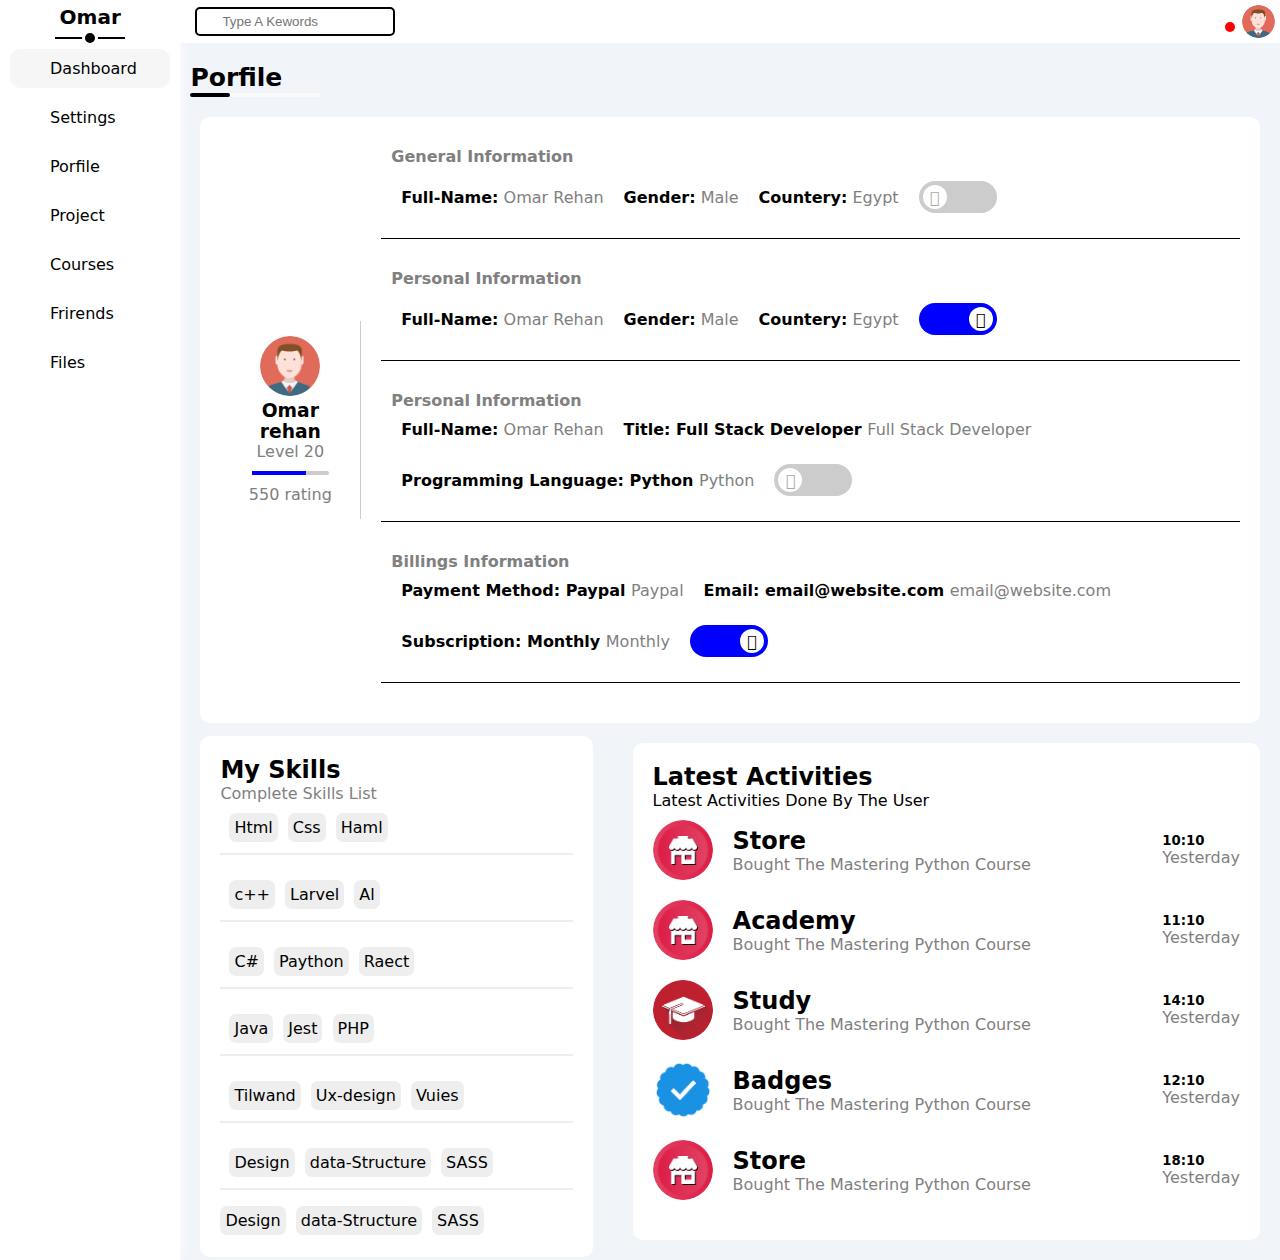
<file: porfile.html>
<!DOCTYPE html>
<html lang="en">

<head>
    <meta charset="UTF-8">
    <meta name="viewport" content="width=device-width, initial-scale=1.0">
    <title>Porfile</title>
    <link rel="stylesheet" href="https://cdnjs.cloudflare.com/ajax/libs/font-awesome/6.4.2/css/all.min.css" integrity="sha512-z3gLpd7yknf1YoNbCzqRKc4qyor8gaKU1qmn+CShxbuBusANI9QpRohGBreCFkKxLhei6S9CQXFEbbKuqLg0DA==" crossorigin="anonymous" referrerpolicy="no-referrer"
    />
    <link rel="stylesheet" href="style.css">

</head>

<body>
    <!-- start page -->
    <div class="page">
        <!-- start sidebar -->
        <div class="sidebar">
            <h3>Omar</h3>
            <ul>
                <li>
                    <a href="index.html" class="active">
                        <i class="fa-solid fa-chart-line" style="color: #000000;"></i>
                        <span>Dashboard</span>
                    </a>
                </li>
                <li>
                    <a href="setting.html">
                        <i class="fa-solid fa-gear" style="color: #000000;"></i>
                        <span>Settings</span>
                    </a>
                </li>
                <li>
                    <a href="porfile.html">
                        <i class="fa-regular fa-user" style="color: #000000;"></i>
                        <span>Porfile</span>
                    </a>
                </li>
                <li>
                    <a href="porject.html">
                        <i class="fa-solid fa-diagram-project" style="color: #000000;"></i>
                        <span>Project</span>
                    </a>
                </li>
                <li>
                    <a href="courses.html">
                        <i class="fa-solid fa-list-check" style="color: #000000;"></i>
                        <span>Courses</span>
                    </a>
                </li>
                <li>
                    <a href="freinds.html">
                        <i class="fa-solid fa-user-group" style="color: #000000;"></i>
                        <span>Frirends</span>
                    </a>
                </li>
                <li>
                    <a href="files.html">
                        <i class="fa-solid fa-file" style="color: #000000;"></i>
                        <span>Files</span>
                    </a>
                </li>
            </ul>

        </div>
        <!-- end sidebar -->
        <!-- start head -->
        <div class="content">
            <div class="head">
                <div class="serach">
                    <input type="search" placeholder="Type A Kewords">
                    <span>
                        <i class="fa-solid fa-magnifying-glass" style="color: #000000;vertical-align: middle;font-size: 15px;margin-bottom: 5px;"></i>
                    </span>

                </div>
                <div class="info">
                    <span class="not">
                        <i class="fa-regular fa-bell" style="color: #000000;"></i>

                    </span>
                    <img src="photo/avatar.png" alt="">

                </div>
            </div>
            <!-- end head -->
            <h1>Porfile</h1>
            <!-- start porfile -->
            <div class="porfile-page all">
                <div class="overview">
                    <div class="avatar">
                        <img src="photo/avatar.png" alt="">
                        <h3>Omar rehan</h3>
                        <span>Level 20</span>
                        <div class="progress">
                            <span style="width: 70%;"></span>

                        </div>
                        <div class="rating mt-10 mb-10">
                            <i class="fa-solid fa-star c-orange fs-13" style="color: #F59E0B;"></i>
                            <i class="fa-solid fa-star c-orange fs-13" style="color: #F59E0B;"></i>
                            <i class="fa-solid fa-star c-orange fs-13" style="color: #F59E0B;"></i>
                            <i class="fa-solid fa-star c-orange fs-13" style="color: #F59E0B;"></i>
                            <i class="fa-solid fa-star c-orange fs-13" style="color: #F59E0B;"></i>
                        </div>
                        <span>550 rating</span>

                    </div>
                    <div class="information">
                        <div class="box">
                            <h4 style="color: grey;width: 100%;">General Information
                            </h4>
                            <div>
                                <span>Full-Name:</span>
                                <span>Omar Rehan</span>
                            </div>
                            <div>
                                <span>Gender:</span>
                                <span>Male</span>
                            </div>
                            <div>
                                <span>Countery:</span>
                                <span>Egypt</span>
                            </div>
                            <div>
                                <label>
                                  <input class="toggle-checkbox" type="checkbox"  />
                                  <div class="toggle-switch"></div>
                                </label>
                            </div>


                        </div>
                        <div class="box">
                            <h4 style="color: gray;width: 100%;">Personal Information
                            </h4>
                            <div>
                                <span>Full-Name:</span>
                                <span>Omar Rehan</span>
                            </div>
                            <div>
                                <span>Gender:</span>
                                <span>Male</span>
                            </div>
                            <div>
                                <span>Countery:</span>
                                <span>Egypt</span>
                            </div>
                            <div>
                                <label>
                                  <input class="toggle-checkbox" type="checkbox" checked />
                                  <div class="toggle-switch"></div>
                                </label>
                            </div>


                        </div>
                        <div class="box">
                            <h4 style="color: grey;width: 100%;">Personal Information
                            </h4>
                            <div>
                                <span>Full-Name:</span>
                                <span>Omar Rehan</span>
                            </div>
                            <div>
                                <span>Title: Full Stack Developer
                                </span>
                                <span>Full Stack Developer</span>
                            </div>
                            <div>
                                <span>Programming Language: Python
                                </span>
                                <span>Python</span>
                            </div>
                            <div>
                                <label>
                                  <input class="toggle-checkbox" type="checkbox"  />
                                  <div class="toggle-switch"></div>
                                </label>
                            </div>


                        </div>
                        <div class="box">
                            <h4 style="color: grey;width: 100%;">Billings Information
                            </h4>
                            <div>
                                <span>Payment Method: Paypal
                                </span>
                                <span>Paypal</span>
                            </div>
                            <div>
                                <span>Email: email@website.com
                                </span>
                                <span>email@website.com</span>
                            </div>
                            <div>
                                <span>Subscription: Monthly
                                </span>
                                <span>Monthly</span>
                            </div>
                            <div>
                                <label>
                                  <input class="toggle-checkbox" type="checkbox" checked />
                                  <div class="toggle-switch"></div>
                                </label>
                            </div>


                        </div>


                    </div>
                </div>

            </div>
            <!-- end porfile -->
            <!-- after porfile -->
            <div class="end-porfile">
                <div class="skills all">
                    <h2>My Skills
                    </h2>
                    <span>Complete Skills List

                    </span>
                    <ul>
                        <li><span>Html</span> <span>Css</span> <span>Haml</span></li>
                        <li><span>c++</span> <span>Larvel</span> <span>Al</span></li>
                        <li><span>C#</span> <span>Paython</span> <span>Raect</span></li>
                        <li><span>Java</span> <span>Jest</span> <span>PHP</span></li>
                        <li><span>Tilwand</span> <span>Ux-design</span> <span>Vuies</span></li>
                        <li><span>Design</span> <span>data-Structure</span> <span>SASS</span></li>
                        <li><span>Design</span> <span>data-Structure</span> <span>SASS</span></li>


                    </ul>

                </div>
                <div class="Activities all">
                    <h2>Latest Activities
                    </h2>
                    <span class="one">Latest Activities Done By The User
                        <div class="content">
                            <img src="photo/activity-01 (1).png" alt="">
                            <div class="one">
                                <h2>Store
                                </h2>
                                <span>Bought The Mastering Python Course
                                </span>
                </div>
                <div>
                    <h5>10:10
                    </h5>
                    <span>Yesterday</span>
                </div>
            </div>
            <div class="content">
                <img src="photo/activity-01.png" alt="">
                <div class="one">
                    <h2>Academy
                    </h2>
                    <span>Bought The Mastering Python Course
                                </span>
                </div>
                <div>
                    <h5>11:10
                    </h5>
                    <span>Yesterday</span>
                </div>
            </div>
            <div class="content">
                <img src="photo/activity-02.png" alt="">
                <div class="one">
                    <h2>Study
                    </h2>
                    <span>Bought The Mastering Python Course
                                </span>
                </div>
                <div>
                    <h5>14:10
                    </h5>
                    <span>Yesterday</span>
                </div>
            </div>
            <div class="content">
                <img src="photo/activity-03.png" alt="">
                <div class="one">
                    <h2>Badges
                    </h2>
                    <span>Bought The Mastering Python Course
                                </span>
                </div>
                <div>
                    <h5>12:10
                    </h5>
                    <span>Yesterday</span>
                </div>
            </div>
            <div class="content">
                <img src="photo/activity-01 (1).png" alt="">
                <div class="one">
                    <h2>Store
                    </h2>
                    <span>Bought The Mastering Python Course
                                </span>
                </div>
                <div>
                    <h5>18:10
                    </h5>
                    <span>Yesterday</span>
                </div>
            </div>


            </span>

        </div>
    </div>
    <!-- end after porfile -->
    <!-- end page -->
</body>

</html>
</file>
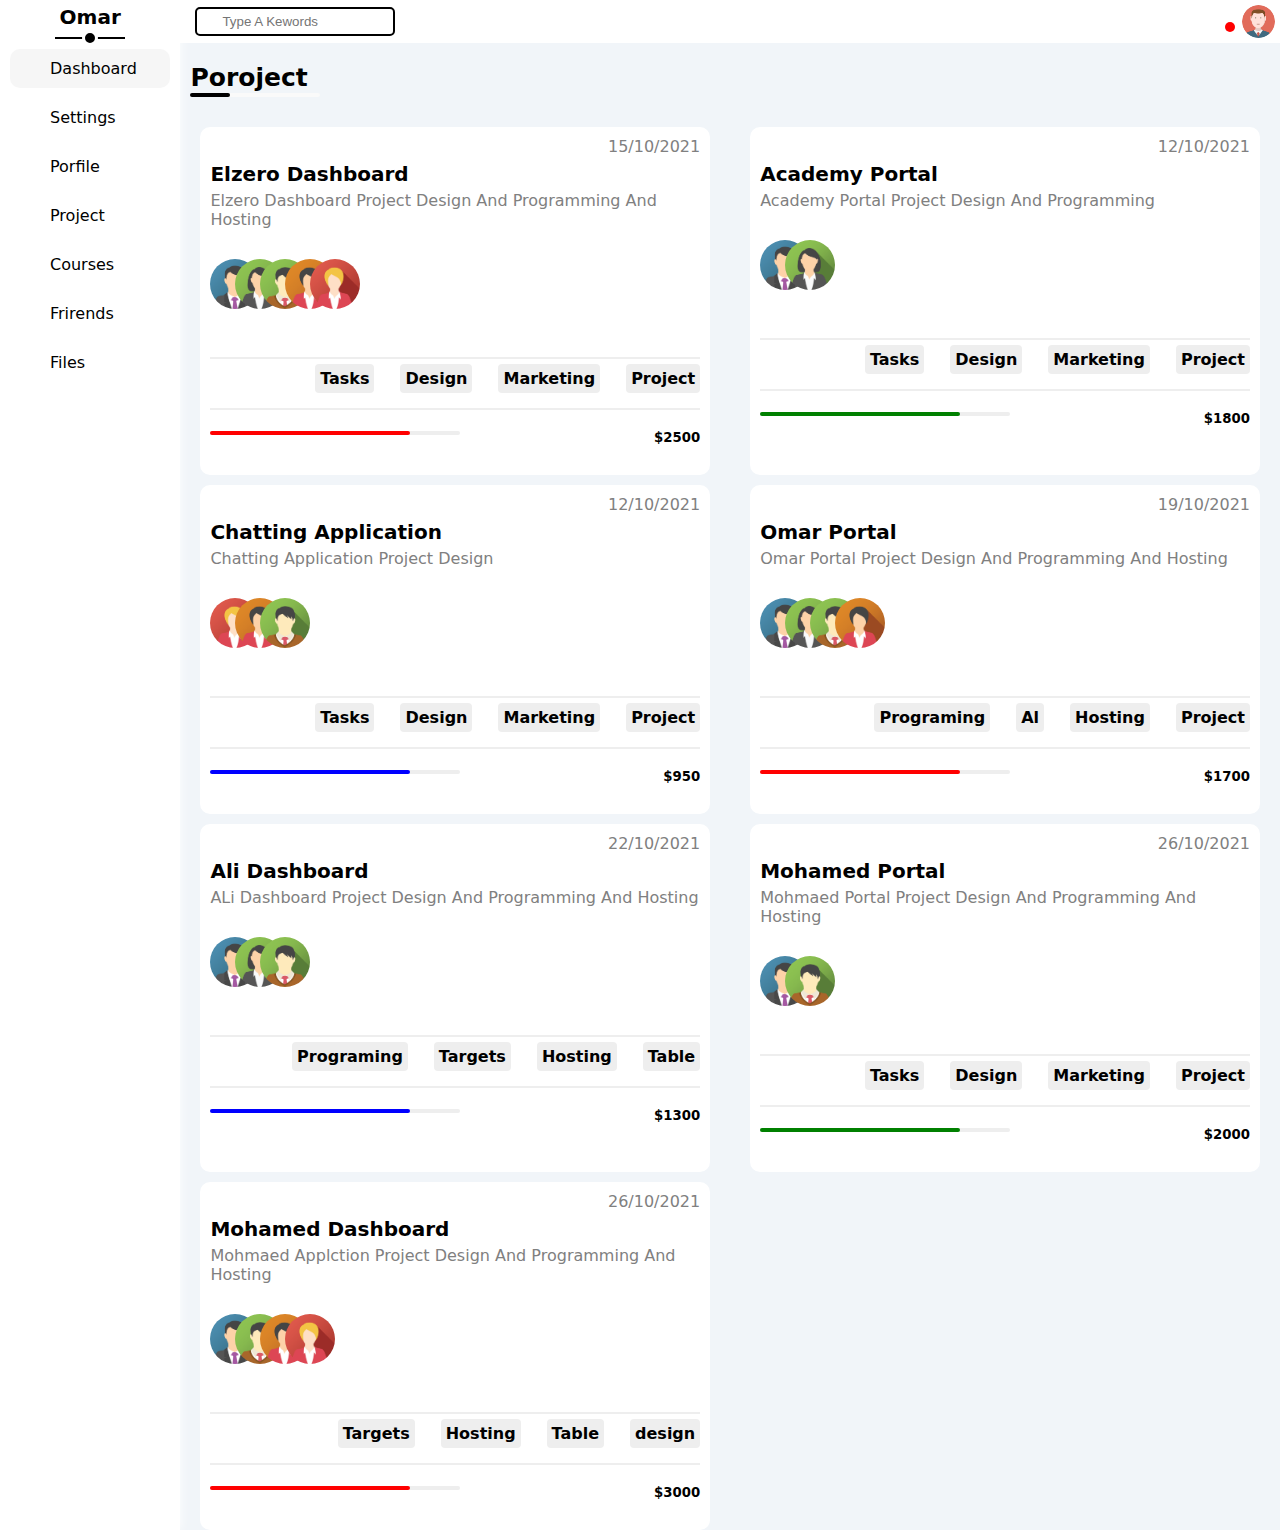
<file: porject.html>
<!DOCTYPE html>
<html lang="en">

<head>
    <meta charset="UTF-8">
    <meta name="viewport" content="width=device-width, initial-scale=1.0">
    <title>Courses</title>
    <link rel="stylesheet" href="https://cdnjs.cloudflare.com/ajax/libs/font-awesome/6.4.2/css/all.min.css" integrity="sha512-z3gLpd7yknf1YoNbCzqRKc4qyor8gaKU1qmn+CShxbuBusANI9QpRohGBreCFkKxLhei6S9CQXFEbbKuqLg0DA==" crossorigin="anonymous" referrerpolicy="no-referrer"
    />
    <link rel="stylesheet" href="style.css">

</head>

<body>
    <!-- start page -->
    <div class="page">
        <!-- start sidebar -->
        <div class="sidebar">
            <h3>Omar</h3>
            <ul>
                <li>
                    <a href="index.html" class="active">
                        <i class="fa-solid fa-chart-line" style="color: #000000;"></i>
                        <span>Dashboard</span>
                    </a>
                </li>
                <li>
                    <a href="setting.html">
                        <i class="fa-solid fa-gear" style="color: #000000;"></i>
                        <span>Settings</span>
                    </a>
                </li>
                <li>
                    <a href="porfile.html">
                        <i class="fa-regular fa-user" style="color: #000000;"></i>
                        <span>Porfile</span>
                    </a>
                </li>
                <li>
                    <a href="porject.html">
                        <i class="fa-solid fa-diagram-project" style="color: #000000;"></i>
                        <span>Project</span>
                    </a>
                </li>
                <li>
                    <a href="courses.html">
                        <i class="fa-solid fa-list-check" style="color: #000000;"></i>
                        <span>Courses</span>
                    </a>
                </li>
                <li>
                    <a href="freinds.html">
                        <i class="fa-solid fa-user-group" style="color: #000000;"></i>
                        <span>Frirends</span>
                    </a>
                </li>
                <li>
                    <a href="files.html">
                        <i class="fa-solid fa-file" style="color: #000000;"></i>
                        <span>Files</span>
                    </a>
                </li>
            </ul>

        </div>
        <!-- end sidebar -->
        <!-- start head -->
        <div class="content">
            <div class="head">
                <div class="serach">
                    <input type="search" placeholder="Type A Kewords">
                    <span>
                        <i class="fa-solid fa-magnifying-glass" style="color: #000000;vertical-align: middle;font-size: 15px;margin-bottom: 5px;"></i>
                    </span>

                </div>
                <div class="info">
                    <span class="not">
                        <i class="fa-regular fa-bell" style="color: #000000;"></i>

                    </span>
                    <img src="photo/avatar.png" alt="">

                </div>
            </div>
            <!-- end head -->
            <h1>Poroject</h1>
            <!-- start poroject -->
            <div class="start-project">
                <div class="frist-project all">
                    <span>15/10/2021
                    </span>
                    <h2>Elzero Dashboard
                    </h2>
                    <span>Elzero Dashboard Project Design And Programming And Hosting

                    </span>
                    <div class="team">
                        <a href=""><img src="photo/team-01.png" alt=""></a>
                        <a href=""><img src="photo/team-02.png" alt=""></a>
                        <a href=""><img src="photo/team-03.png" alt=""></a>
                        <a href=""><img src="photo/team-04.png" alt=""></a>
                        <a href=""><img src="photo/team-05.png" alt=""></a>

                    </div>
                    <div class="do">
                        <h4>Tasks</h4>
                        <h4>Design</h4>
                        <h4>Marketing</h4>
                        <h4>Project</h4>


                    </div>
                    <div class="end">
                        <div class="progress">
                            <span style="width: 80%;"></span>
                        </div>
                        <h5>$2500</h5>
                    </div>

                </div>
                <div class="frist-project all">
                    <span>12/10/2021
                    </span>
                    <h2>Academy Portal

                    </h2>
                    <span>Academy Portal Project Design And Programming



                    </span>
                    <div class="team">
                        <a href=""><img src="photo/team-01.png" alt=""></a>
                        <a href=""><img src="photo/team-02.png" alt=""></a>

                    </div>
                    <div class="do">
                        <h4>Tasks</h4>
                        <h4>Design</h4>
                        <h4>Marketing</h4>
                        <h4>Project</h4>


                    </div>
                    <div class="end">
                        <div class="progress">
                            <span style="width: 80%;"></span>
                        </div>
                        <h5>$1800</h5>
                    </div>

                </div>
                <div class="frist-project all">
                    <span>12/10/2021
                    </span>
                    <h2>Chatting Application

                    </h2>
                    <span>Chatting Application Project Design

                    </span>
                    <div class="team">
                        <a href=""><img src="photo/team-05.png" alt=""></a>
                        <a href=""><img src="photo/team-04.png" alt=""></a>
                        <a href=""><img src="photo/team-03.png" alt=""></a>


                    </div>
                    <div class="do">
                        <h4>Tasks</h4>
                        <h4>Design</h4>
                        <h4>Marketing</h4>
                        <h4>Project</h4>


                    </div>
                    <div class="end">
                        <div class="progress">
                            <span style="width: 80%;"></span>
                        </div>
                        <h5>$950</h5>
                    </div>

                </div>
                <div class="frist-project all">
                    <span>19/10/2021
                    </span>
                    <h2>Omar Portal
                    </h2>
                    <span>Omar Portal Project Design And Programming And Hosting

                    </span>
                    <div class="team">
                        <a href=""><img src="photo/team-01.png" alt=""></a>
                        <a href=""><img src="photo/team-02.png" alt=""></a>
                        <a href=""><img src="photo/team-03.png" alt=""></a>
                        <a href=""><img src="photo/team-04.png" alt=""></a>

                    </div>
                    <div class="do">
                        <h4>Programing</h4>
                        <h4>Al</h4>
                        <h4>Hosting</h4>
                        <h4>Project</h4>


                    </div>
                    <div class="end">
                        <div class="progress">
                            <span style="width: 80%;"></span>
                        </div>
                        <h5>$1700</h5>
                    </div>

                </div>
                <div class="frist-project all">
                    <span>22/10/2021
                    </span>
                    <h2>Ali Dashboard
                    </h2>
                    <span>ALi Dashboard Project Design And Programming And Hosting

                    </span>
                    <div class="team">
                        <a href=""><img src="photo/team-01.png" alt=""></a>
                        <a href=""><img src="photo/team-02.png" alt=""></a>
                        <a href=""><img src="photo/team-03.png" alt=""></a>

                    </div>
                    <div class="do">
                        <h4>Programing</h4>
                        <h4>Targets</h4>
                        <h4>Hosting</h4>
                        <h4>Table</h4>


                    </div>
                    <div class="end">
                        <div class="progress">
                            <span style="width: 80%;"></span>
                        </div>
                        <h5>$1300</h5>
                    </div>

                </div>
                <div class="frist-project all">
                    <span>26/10/2021
                    </span>
                    <h2>Mohamed Portal
                    </h2>
                    <span>Mohmaed Portal Project Design And Programming And Hosting

                    </span>
                    <div class="team">
                        <a href=""><img src="photo/team-01.png" alt=""></a>
                        <a href=""><img src="photo/team-03.png" alt=""></a>

                    </div>
                    <div class="do">
                        <h4>Tasks</h4>
                        <h4>Design</h4>
                        <h4>Marketing</h4>
                        <h4>Project</h4>


                    </div>
                    <div class="end">
                        <div class="progress">
                            <span style="width: 80%;"></span>
                        </div>
                        <h5>$2000</h5>
                    </div>

                </div>
                <div class="frist-project all">
                    <span>26/10/2021
                    </span>
                    <h2>Mohamed Dashboard
                    </h2>
                    <span>Mohmaed Applction Project Design And Programming And Hosting

                    </span>
                    <div class="team">
                        <a href=""><img src="photo/team-01.png" alt=""></a>
                        <a href=""><img src="photo/team-03.png" alt=""></a>
                        <a href=""><img src="photo/team-04.png" alt=""></a>
                        <a href=""><img src="photo/team-05.png" alt=""></a>


                    </div>
                    <div class="do">
                        <h4>Targets</h4>
                        <h4>Hosting</h4>
                        <h4>Table</h4>
                        <h4>design</h4>


                    </div>
                    <div class="end">
                        <div class="progress">
                            <span style="width: 80%;"></span>
                        </div>
                        <h5>$3000</h5>
                    </div>

                </div>

            </div>

            <!-- end project -->
        </div>
    </div>
</body>

</html>
</file>
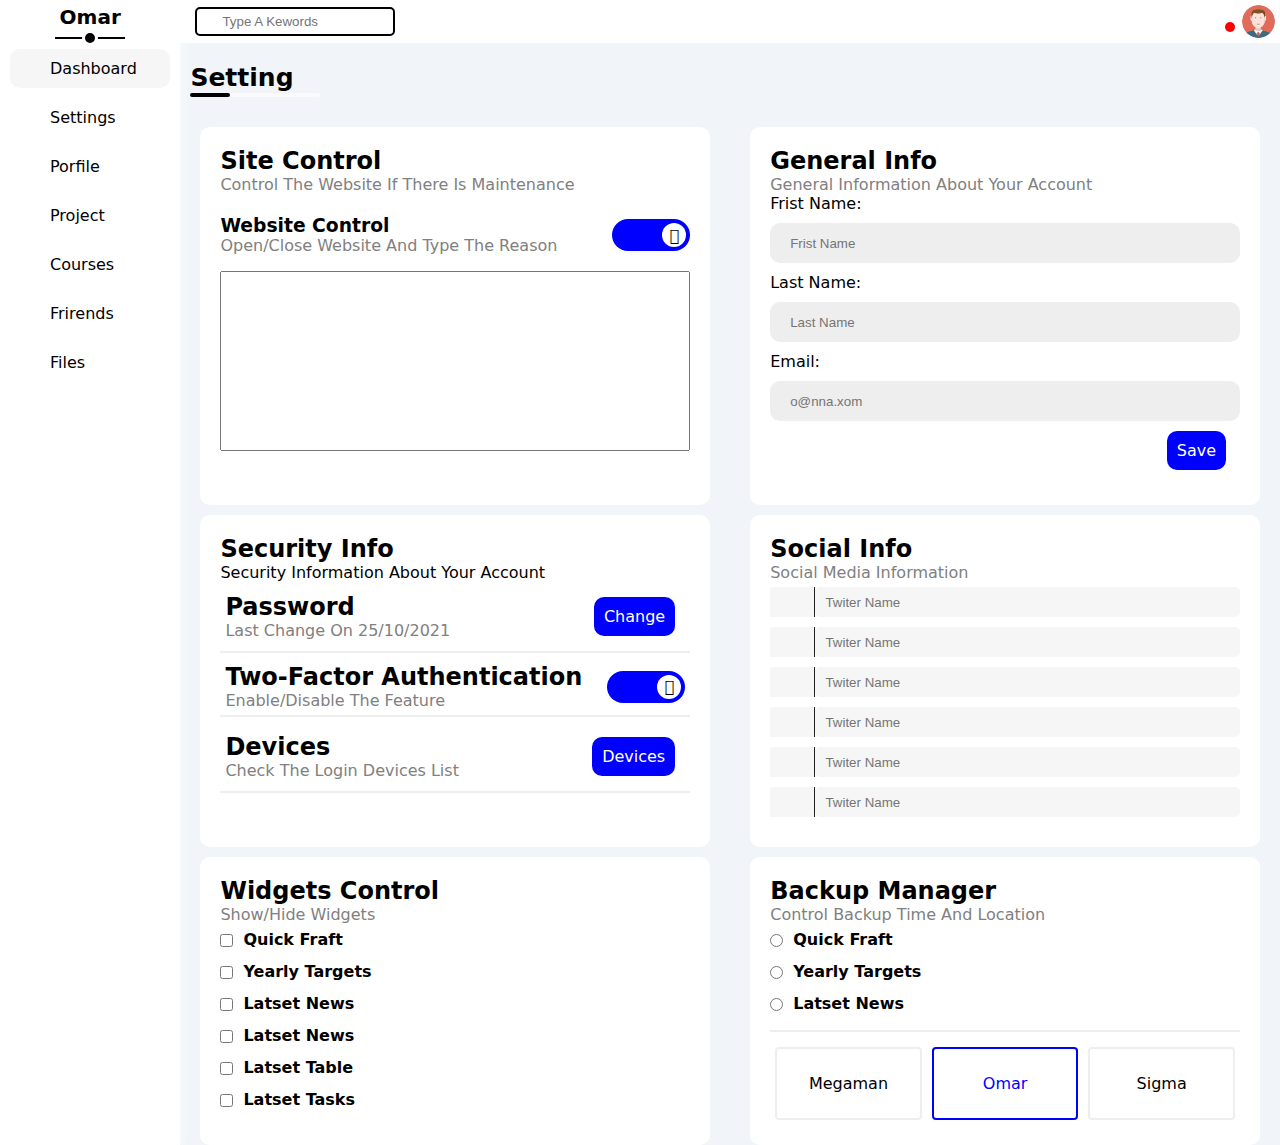
<file: setting.html>
<!DOCTYPE html>
<html lang="en">

<head>
    <meta charset="UTF-8">
    <meta name="viewport" content="width=device-width, initial-scale=1.0">
    <title>Document</title>
    <link rel="stylesheet" href="https://cdnjs.cloudflare.com/ajax/libs/font-awesome/6.4.2/css/all.min.css" integrity="sha512-z3gLpd7yknf1YoNbCzqRKc4qyor8gaKU1qmn+CShxbuBusANI9QpRohGBreCFkKxLhei6S9CQXFEbbKuqLg0DA==" crossorigin="anonymous" referrerpolicy="no-referrer"
    />
    <link rel="stylesheet" href="style.css">

</head>

<body>
    <!-- start page -->
    <div class="page">
        <!-- start sidebar -->
        <div class="sidebar">
            <h3>Omar</h3>
            <ul>
                <li>
                    <a href="index.html" class="active">
                        <i class="fa-solid fa-chart-line" style="color: #000000;"></i>
                        <span>Dashboard</span>
                    </a>
                </li>
                <li>
                    <a href="setting.html">
                        <i class="fa-solid fa-gear" style="color: #000000;"></i>
                        <span>Settings</span>
                    </a>
                </li>
                <li>
                    <a href="porfile.html">
                        <i class="fa-regular fa-user" style="color: #000000;"></i>
                        <span>Porfile</span>
                    </a>
                </li>
                <li>
                    <a href="porject.html">
                        <i class="fa-solid fa-diagram-project" style="color: #000000;"></i>
                        <span>Project</span>
                    </a>
                </li>
                <li>
                    <a href="courses.html">
                        <i class="fa-solid fa-list-check" style="color: #000000;"></i>
                        <span>Courses</span>
                    </a>
                </li>
                <li>
                    <a href="freinds.html">
                        <i class="fa-solid fa-user-group" style="color: #000000;"></i>
                        <span>Frirends</span>
                    </a>
                </li>
                <li>
                    <a href="files.html">
                        <i class="fa-solid fa-file" style="color: #000000;"></i>
                        <span>Files</span>
                    </a>
                </li>
            </ul>

        </div>
        <!-- end sidebar -->
        <!-- start head -->
        <div class="content">
            <div class="head">
                <div class="serach">
                    <input type="search" placeholder="Type A Kewords">
                    <span>
                        <i class="fa-solid fa-magnifying-glass" style="color: #000000;vertical-align: middle;font-size: 15px;margin-bottom: 5px;"></i>
                    </span>

                </div>
                <div class="info">
                    <span class="not">
                        <i class="fa-regular fa-bell" style="color: #000000;"></i>

                    </span>
                    <img src="photo/avatar.png" alt="">

                </div>
            </div>
            <!-- end head -->
            <h1>Setting</h1>
            <!-- start porfile -->
            <div class="Setting-page">
                <!-- start control -->
                <div class="control all">
                    <h2>Site Control
                    </h2>
                    <span>Control The Website If There Is Maintenance
            </span>
                    <div class="content">
                        <div>
                            <h3>Website Control
                            </h3>
                            <span>Open/Close Website And Type The Reason
                    </span>
                        </div>
                        <div>
                            <label>
                      <input class="toggle-checkbox" type="checkbox" checked />
                      <div class="toggle-switch"></div>
                    </label>
                        </div>
                    </div>
                    <div>
                        <textarea>
                    
                </textarea>
                    </div>

                </div>
                <!-- end controlo -->
                <!-- start info -->
                <div class="infoo all">
                    <h2>General Info

                    </h2>
                    <span>General Information About Your Account

            </span>
                    <div class="form">
                        <label for="">Frist Name:</label>
                        <input type="text" placeholder="Frist Name">
                        <label for="Last Name">Last Name:</label>
                        <input type="text" placeholder="Last Name">
                        <label for="Last Name">Email:</label>
                        <input type="email" placeholder="o@nna.xom" disabled>
                        <a href="">Save</a>
                    </div>


                </div>
                <!-- end info -->
                <!-- start Security  -->
                <div class="Security all">
                    <h2>Security Info
                    </h2>
                    <span>Security Information About Your Account

            </span>
                    <div class="content">
                        <div>
                            <h2>Password
                            </h2>
                            <span>Last Change On 25/10/2021

                    </span>
                        </div>
                        <div>
                            <a href="">Change</a>
                        </div>
                    </div>
                    <div class="content">
                        <div>
                            <h2>Two-Factor Authentication

                            </h2>
                            <span>Enable/Disable The Feature



                    </span>
                        </div>
                        <div>
                            <label>
                      <input class="toggle-checkbox" type="checkbox" checked />
                      <div class="toggle-switch"></div>
                    </label>
                        </div>
                    </div>
                    <div class="content">
                        <div>
                            <h2>Devices
                            </h2>
                            <span>Check The Login Devices List



                    </span>
                        </div>
                        <div>
                            <a href="">Devices</a>
                        </div>
                    </div>
                </div>
                <!-- end Security  -->
                <!-- start social info -->
                <div class="sociall all">
                    <h2>Social Info
                    </h2>
                    <span>Social Media Information

            </span>
                    <div class="icon">
                        <i class="fa-brands fa-twitter"></i>
                        <input type="text" placeholder="Twiter Name" name="" id="">
                    </div>
                    <div class="icon">
                        <i class="fa-brands fa-facebook"></i>

                        <input type="text" placeholder="Twiter Name" name="" id="">
                    </div>
                    <div class="icon">
                        <i class="fa-brands fa-youtube"></i>

                        <input type="text" placeholder="Twiter Name" name="" id="">
                    </div>
                    <div class="icon">
                        <i class="fa-brands fa-github"></i>

                        <input type="text" placeholder="Twiter Name" name="" id="">
                    </div>
                    <div class="icon">
                        <i class="fa-brands fa-linkedin"></i>
                        <input type="text" placeholder="Twiter Name" name="" id="">
                    </div>
                    <div class="icon">
                        <i class="fa-brands fa-whatsapp"></i>
                        <input type="text" placeholder="Twiter Name" name="" id="">
                    </div>
                </div>
                <!-- end social info -->
                <!-- start control -->
                <div class="control all">
                    <h2>Widgets Control
                    </h2>
                    <span>Show/Hide Widgets
                <div class="contentt">
                    <input type="checkbox">
                    <label for="">Quick Fraft</label>
                </div>
                <div class="contentt">
                    <input type="checkbox">
                    <label for="">Yearly Targets</label>
                </div>
                <div class="contentt">
                    <input type="checkbox">
                    <label for="">Latset News</label>
                </div>
                <div class="contentt">
                    <input type="checkbox">
                    <label for="">Latset News</label>
                </div>
                <div class="contentt">
                    <input type="checkbox">
                    <label for="">Latset Table</label>
                </div>
                <div class="contentt">
                    <input type="checkbox">
                    <label for="">Latset Tasks</label>
                </div>

            </span>

                </div>
                <!-- end control -->
                <!-- start manger -->
                <div class="manger all">
                    <h2>Backup Manager
                    </h2>
                    <span>Control Backup Time And Location
            </span>
                    <div class="contentt">
                        <input type="radio" name="frist">
                        <label for="">Quick Fraft</label>
                    </div>
                    <div class="contentt">
                        <input type="radio" name="frist">
                        <label for="">Yearly Targets</label>
                    </div>
                    <div class="contentt">
                        <input type="radio" name="frist">
                        <label for="">Latset News</label>
                    </div>
                    <div class="servers d-flex align-center txt-c">
                        <input type="radio" name="servers" id="server-one" />
                        <div class="server mb-15 rad-10 w-full">
                            <label class="d-block m-15" for="server-one">
                    <i class="fa-solid fa-server d-block mb-10"></i>
                    Megaman
                  </label>
                        </div>
                        <input type="radio" name="servers" id="server-two" checked />
                        <div class="server mb-15 rad-10 w-full">
                            <label class="d-block m-15" for="server-two">
                    <i class="fa-solid fa-server d-block mb-10"></i>
                    Omar
                  </label>
                        </div>
                        <input type="radio" name="servers" id="server-three" />
                        <div class="server mb-15 rad-10 w-full">
                            <label class="d-block m-15" for="server-three">
                    <i class="fa-solid fa-server d-block mb-10"></i>
                    Sigma
                  </label>
                        </div>

                    </div>
                    <!-- end manger -->
                </div>
                <!-- end setting -->
            </div>
            <!-- end page -->
</body>

</html>
</file>
<file: style.css>
* {
    padding: 0;
    margin: 0;
    box-sizing: border-box;
}

body {
    font-family: system-ui, -apple-system, BlinkMacSystemFont, 'Segoe UI', Roboto, Oxygen, Ubuntu, Cantarell, 'Open Sans', 'Helvetica Neue', sans-serif;
    overflow-x: hidden;
}

.all {
    background-color: white;
    padding: 20px;
    margin-left: 20px;
    margin-right: 20px;
    margin-top: 10px;
    border-radius: 10px;
}


/* start page */

.page {
    min-height: 100vh;
    background-color: #F1F5F9;
    display: flex;
}

.page .sidebar {
    width: 210px;
    background-color: white;
    box-shadow: 0 0 10px #FFFFFF;
}

.page .sidebar h3 {
    text-align: center;
    margin-bottom: 10px;
    padding-bottom: 10px;
    margin-top: 5px;
    font-size: 20px;
    color: black;
    position: relative;
}

.page .sidebar h3::before {
    content: "";
    position: absolute;
    width: 70px;
    height: 2px;
    background-color: black;
    bottom: 0px;
    left: 50%;
    transform: translateX(-50%);
}

.page .sidebar h3::after {
    content: "";
    position: absolute;
    width: 10px;
    height: 10px;
    border-radius: 50%;
    background-color: black;
    border: solid 3px white;
    bottom: -7px;
    left: 50%;
    transform: translateX(-50%);
}

.page .sidebar ul {
    list-style: none;
    margin-top: 10px;
}

.page.sidebar ul li a {
    line-height: 2;
}

.page .sidebar ul li a {
    display: flex;
    align-items: center;
    text-decoration: none;
    color: black;
    margin-bottom: 20px;
}

.page .sidebar ul li span,
ul li i {
    margin-left: 15px;
}

.page .sidebar ul li a {
    padding: 10px;
    margin: 10px;
    border-radius: 10px;
}

.page .sidebar ul li a:hover,
.page .sidebar ul li a.active {
    background-color: #F6F6F6;
}

@media (max-width:767px) {
    .page .sidebar {
        width: 130px;
        background-color: white;
        box-shadow: 0 0 10px #FFFFFF;
    }
    .page .sidebar ul li span {
        display: none;
    }
    .page .sidebar h3::before,
    .sidebar h3::after {
        display: none;
    }
}


/* start content */

.content {
    width: 100%;
}

.content .head {
    background-color: #FFFFFF;
    padding: 5px;
    display: flex;
    justify-content: space-between;
    align-items: center;
}

.content .head .serach {
    position: relative;
}

.content .head .serach input {
    width: 200px;
    padding: 5px;
    border-radius: 5px;
    padding-left: 25px;
    margin-left: 10px;
    margin-right: 3px;
    transition: 0.5s;
    border: solid 2px black;
}

.content .head .serach input:focus::placeholder {
    opacity: 0;
}

.content .head .serach span {
    position: absolute;
    left: 10px;
    top: 50%;
    margin-left: 5px;
    margin-bottom: 5px;
    vertical-align: middle;
    transform: translateY(-50%);
}

.content .head .serach input:focus {
    width: 210px;
}

.content .head .info {
    display: flex;
    align-items: center;
}

.content .head span {
    position: relative;
    margin-right: 10px;
    font-size: 20px;
    cursor: pointer;
}

.content .head span.not::before {
    content: "";
    position: absolute;
    width: 10px;
    height: 10px;
    border-radius: 50%;
    background-color: red;
    right: -3px;
}

.content .head .info img {
    width: 33px;
    height: 33px;
    border-radius: 50%
}


/* end head */

.content h1 {
    color: black;
    margin-top: 20px;
    margin-bottom: 20px;
    margin-left: 10px;
    position: relative;
    font-size: 25px;
    padding-bottom: 5px;
}

.content h1::before {
    content: "";
    position: absolute;
    width: 130px;
    height: 4px;
    background-color: #fafafa;
    bottom: 0px;
    border-radius: 10px;
}

.content h1::after {
    content: "";
    position: absolute;
    width: 40px;
    height: 4px;
    background-color: black;
    bottom: 0px;
    left: 0px;
    border-radius: 10px;
}


/* end content */


/* start wraping */

.wraping {
    display: grid;
    grid-template-columns: repeat(auto-fill, minmax(400px, 1fr));
}

@media (max-width:767px) {
    .wraping {
        display: grid;
        grid-template-columns: minmax(250px, 1fr);
        margin-left: 10px;
        margin-right: 10px;
        gap: 5px;
    }
}

.wraping .about {
    background-color: white;
    padding: 20px;
    margin-left: 20px;
    margin-right: 20px;
    border-radius: 4px;
    overflow: hidden;
}

.wraping .about .info {
    display: flex;
    justify-content: space-between;
    background-color: #EEEEEE;
    padding: 35px;
    margin: -20px;
    border-radius: 3px;
    margin-bottom: 10px;
}

.wraping .about .info span {
    color: grey;
    display: block;
}

.wraping .about .info .image img {
    width: 180px;
}

@media (max-width:767px) {
    .wraping .about .info .image img {
        display: none;
    }
    .wraping .about .end {
        flex-direction: column;
        text-align: center;
        line-height: 2;
    }
}

.wraping .about img.avatar {
    width: 50px;
    height: 50px;
    border-radius: 50%;
    border: solid 1px black;
    margin-top: -160px;
}

.wraping .about .end {
    display: flex;
    justify-content: space-between;
    align-items: center;
    margin-top: 30px;
    margin-bottom: 20px;
    border-top: solid 1px grey;
    border-bottom: solid 1px grey;
    text-align: center;
    padding-top: 20px;
    padding-bottom: 20px;
}

.wraping .about .end span {
    color: grey;
}

.wraping .about a {
    text-decoration: none;
    text-decoration: none;
    color: white;
    background: blue;
    padding: 10px;
    border-radius: 10px;
    /* margin-top: 9px; */
    margin: 0px 14px 15px auto;
    display: block;
    width: fit-content;
    transition: 0.5s;
}

.wraping .about a:hover {
    background-color: red;
}


/* end about */


/* start draft */

.draft .content span {
    color: grey;
}

.draft .form input {
    width: 100%;
    height: 20px;
    padding: 20px;
    margin-bottom: 10px;
    margin-top: 10px;
    border-radius: 10px;
    background-color: #EEEEEE;
    border: none;
}

.draft .form textarea {
    width: 100%;
    height: 200px;
    padding: 20px;
    margin-bottom: 10px;
    margin-top: 10px;
    border-radius: 10px;
    background-color: #EEEEEE;
    border: none;
    resize: none;
}

.draft .form a {
    text-decoration: none;
    text-decoration: none;
    color: white;
    background: blue;
    padding: 10px;
    border-radius: 10px;
    /* margin-top: 9px; */
    margin: 0px 14px 15px auto;
    display: block;
    width: fit-content;
    transition: 0.5s;
}

.draft .form a:hover {
    background-color: red;
}


/* end draft */


/* start ticket */

.ticket {
    background-color: white;
    padding: 20px;
    margin-left: 20px;
    margin-right: 20px;
    margin-top: 10px;
    border-radius: 10px;
}

.ticket .content span {
    color: grey;
}

.ticket .after-content {
    display: grid;
    grid-template-columns: repeat(auto-fill, minmax(170px, 1fr));
}

@media (max-width:767px) {
    .ticket .after-content {
        display: grid;
        grid-template-columns: repeat(auto-fill, minmax(150px, 1fr));
    }
}

.ticket .after-content div {
    border: solid 1px gray;
    text-align: center;
    line-height: 2;
    padding: 10px;
    margin: 10px;
    border-radius: 10px;
    margin-top: 10px;
}


/* end ticket */


/* start target */

.target .content span {
    color: grey;
}

.target .after-content {
    margin-top: 10px;
    display: flex;
    align-items: center;
}

@media (max-width:767px) {
    .target .after-content {
        margin-top: 10px;
        display: flex;
        padding: 5px;
        align-items: center;
        flex-wrap: wrap;
    }
}

.target .after-content .icon i {
    font-size: 30px;
    margin-right: 10px;
    background: #CCE3FF;
    padding: 20px;
    display: flex;
    justify-content: center;
    align-items: center;
    color: #0075FF;
}

.target .after-content .info span {
    color: gray;
}

.target .after-content .info {
    width: 100%;
}

.target .after-content .info div.progress {
    margin-top: 10px;
    height: 4px;
    position: relative;
    background-color: #CCE3FF;
}

.target .after-content .info div.progress>span {
    position: absolute;
    left: 0;
    top: 0;
    height: 100%;
    background-color: blue;
    border-radius: 10px;
}

.target .after-content .info div.progress>span span {
    border-radius: 10px;
    position: absolute;
    background-color: blue;
    padding: 7px;
    color: white;
    right: -12px;
    top: -51px;
    border-radius: 10px;
}

.target .after-content .info div.progress>span span:after {
    top: 36px;
    content: "";
    position: absolute;
    width: 0px;
    height: 0px;
    border-width: 10px;
    border-style: solid;
    border-color: blue transparent transparent transparent;
    right: 12px;
}

.target .after-content:nth-child(3) .info div.progress {
    margin-top: 10px;
    height: 4px;
    position: relative;
    background-color: #CCE3FF;
}

.target .after-content:nth-child(3) .info div.progress>span {
    position: absolute;
    left: 0;
    top: 0;
    height: 100%;
    background-color: #F59E0B;
    border-radius: 10px;
}

.target .after-content:nth-child(3) .info div.progress>span span {
    border-radius: 10px;
    position: absolute;
    background-color: #F59E0B;
    padding: 7px;
    color: white;
    right: -12px;
    top: -51px;
    border-radius: 10px;
}

.target .after-content:nth-child(3) .info div.progress>span span:after {
    top: 36px;
    content: "";
    position: absolute;
    width: 0px;
    height: 0px;
    border-width: 10px;
    border-style: solid;
    border-color: #F59E0B transparent transparent transparent;
    right: 12px;
}

.target .after-content:nth-child(4) .info div.progress {
    margin-top: 10px;
    height: 4px;
    position: relative;
    background-color: #CCE3FF;
}

.target .after-content:nth-child(4) .info div.progress>span {
    position: absolute;
    left: 0;
    top: 0;
    height: 100%;
    background-color: green;
    border-radius: 10px;
}

.target .after-content:nth-child(4) .info div.progress>span span {
    border-radius: 10px;
    position: absolute;
    background-color: green;
    padding: 7px;
    color: white;
    right: -12px;
    top: -51px;
    border-radius: 10px;
}

.target .after-content:nth-child(4) .info div.progress>span span:after {
    top: 36px;
    content: "";
    position: absolute;
    width: 0px;
    height: 0px;
    border-width: 10px;
    border-style: solid;
    border-color: green transparent transparent transparent;
    right: 12px;
}


/* end target */


/* strat news */

.news .after-content {
    display: flex;
    align-items: center;
    margin-top: 20px;
}

@media (max-width:768px) {
    .news .after-content {
        flex-direction: column;
        line-height: 2;
        margin-bottom: 10px;
        text-align: center;
        margin-top: 10px;
    }
}

.news .after-content div img {
    width: 98px;
    height: 50px;
    border-radius: 10px;
    margin-right: 10px;
}

.news .after-content div h4 {
    font-weight: bold;
}

.news .after-content div:nth-child(2) {
    flex: 1;
}

.news .after-content div span {
    color: gray;
}

.news .after-content div span.last {
    color: black;
    background-color: #EEEEEE;
    padding: 10px;
    border-radius: 10px;
}


/* end news */


/* start tasks */

.tasks .after-content {
    display: flex;
    align-items: center;
    justify-content: space-between;
    margin-top: 10px;
    margin-bottom: 10px;
}

.tasks .after-content:nth-child(5) {
    background-color: #FFFFFF;
}

.tasks .after-content span {
    color: gray;
}

.tasks .after-content .icon i {
    font-size: 20px;
    cursor: pointer;
    transition: 0.5s;
}

.tasks .after-content .icon:hover i {
    color: red;
}


/* end tasks */


/* start item */

.item .content div {
    display: flex;
    justify-content: space-between;
    align-items: center;
    margin-top: 20px;
}

.item .content div:not(:last-child) {
    border-bottom: solid 1px grey;
    padding-bottom: 5px;
}

.item .content div h4 {
    color: gray;
}

.item .content div span {
    padding: 7px;
    background-color: #EEEEEE;
    border-radius: 10px;
    color: black;
}


/* end item */


/* start upload */

.upload .after-content {
    display: flex;
    align-items: center;
    margin-top: 20px;
}

@media (max-width:768px) {
    .upload .after-content {
        flex-direction: column;
        line-height: 2;
        margin-bottom: 10px;
        text-align: center;
        margin-top: 10px;
    }
}

.upload .after-content div img {
    width: 98px;
    height: 50px;
    border-radius: 10px;
    margin-right: 10px;
}

.upload .after-content div h4 {
    font-weight: bold;
}

.upload .after-content div:nth-child(2) {
    flex: 1;
}

.upload .after-content div span {
    color: gray;
}

.upload .after-content div span.last {
    color: black;
    background-color: #EEEEEE;
    padding: 10px;
    border-radius: 10px;
}


/* end upload */


/* start project */

.project ul {
    list-style-type: none;
    line-height: 2;
    position: relative;
    margin-left: 12px;
    margin-top: 30px;
}

.project ul::before {
    position: absolute;
    content: "";
    background-color: blue;
    width: 3px;
    height: 100%;
}

.project ul li {
    margin-left: 20px;
    margin-bottom: 10px;
    position: relative;
}

.project ul li::before {
    position: absolute;
    content: "";
    position: absolute;
    content: "";
    width: 20px;
    height: 20px;
    border-radius: 50%;
    background-color: blue;
    border: solid 2px white;
    outline: solid 2px blue;
    left: -30px;
}

.project ul li.last::before {
    animation: change 0.5s infinite alternate;
    transition: 0.4s;
}

@keyframes change {
    from {
        background-color: blue;
    }
    to {
        background-color: white;
    }
}


/* end project */


/* start reminder */

.reminder .content {
    display: flex;
    align-items: center;
    margin-top: 15px;
    margin-bottom: 15px;
    margin-left: 10px;
}

.reminder .content>span {
    width: 20px;
    height: 20px;
    background-color: blue;
    border-radius: 50%;
    margin-right: 10px;
}

.reminder .content:nth-child(3)>span {
    width: 20px;
    height: 20px;
    background-color: green;
    border-radius: 50%;
    margin-right: 10px;
}

.reminder .content:nth-child(4)>span {
    width: 20px;
    height: 20px;
    background-color: orangered;
    border-radius: 50%;
    margin-right: 10px;
}

.reminder .content:nth-child(5)>span {
    width: 20px;
    height: 20px;
    background-color: red;
    border-radius: 50%;
    margin-right: 10px;
}

.reminder .content div {
    border-left-color: blue;
    border-left-width: 3px;
    border-left-style: solid;
    padding-left: 10px;
}

.reminder .content:nth-child(3) div {
    border-left-color: green;
    border-left-width: 3px;
    border-left-style: solid;
    padding-left: 10px;
}

.reminder .content:nth-child(4) div {
    border-left-color: orangered;
    border-left-width: 3px;
    border-left-style: solid;
    padding-left: 10px;
}

.reminder .content:nth-child(5) div {
    border-left-color: red;
    border-left-width: 3px;
    border-left-style: solid;
    padding-left: 10px;
}

.reminder .content div span {
    color: gray;
}

.reminder .content div h4 {
    font-weight: bold;
}


/* end reminder */


/* start post */

.post .content {
    display: flex;
    align-items: center;
    border-bottom: solid 2px #EEEEEE;
    padding-bottom: 16px;
    margin-top: 15px;
}

@media (max-width:767px) {
    .post .content {
        flex-wrap: wrap;
        text-align: center;
        flex-direction: column;
    }
}

.post .content img {
    width: 80px;
    height: 80px;
    border-radius: 50%;
    margin-left: 0px;
    margin-right: 10px;
}

.post .content div span {
    color: grey;
}

.post .after-content p {
    margin-top: 17px;
    min-height: 160px;
    font-weight: bold;
}

.post .end div {
    display: flex;
    justify-content: space-between;
    margin-top: 15px;
    padding-top: 5px;
    border-top: solid 2px #EEEEEE;
}


/* end post */


/* start social */

.social .content .box {
    display: flex;
    justify-content: space-between;
    align-items: center;
    position: relative;
    margin-top: 10px;
    padding: 15px;
    padding-left: 60px;
    background-color: #D2ECFC;
    text-align: center;
}

@media (max-width:767px) {
    .social .content .box {
        flex-wrap: wrap;
        line-height: 2;
    }
}

.social .content .box i {
    position: absolute;
    left: 0px;
    top: 0px;
    height: 100%;
    width: 50px;
    padding: 0px;
    background-color: #1DA1F2;
    color: white;
    display: flex;
    justify-content: center;
    align-items: center;
}

.social .content .box span:first-child {
    color: blue;
}

.social .content .box span:last-child {
    border-radius: 7px;
    background-color: blue;
    color: white;
    padding: 4px;
    cursor: pointer;
}


/* end social */


/* end wraping */


/* ------------------------------------------------------- */


/* start setting page */

.Setting-page {
    display: grid;
    grid-template-columns: repeat(auto-fill, minmax(400px, 1fr));
}

@media (max-width:767px) {
    .Setting-page {
        display: grid;
        grid-template-columns: minmax(250px, 1fr);
        margin-left: 10px;
        margin-right: 10px;
        gap: 5px;
    }
}

.Setting-page .control span {
    color: gray;
}

.Setting-page .content {
    display: flex;
    align-items: center;
    justify-content: space-between;
    margin-top: 20px;
    flex-wrap: wrap;
}

.Setting-page .content .toggle-checkbox {
    -webkit-appearance: none;
    appearance: none;
    display: none;
}

.Setting-page .content .toggle-switch {
    background-color: #ccc;
    width: 78px;
    height: 32px;
    border-radius: 16px;
    position: relative;
    transition: 0.3s;
    margin-top: 5px;
    margin-bottom: 5px;
    cursor: pointer;
}

.Setting-page .content .toggle-switch::before {
    font-family: var(--fa-style-family-classic);
    content: "\f00d";
    font-weight: 900;
    background-color: white;
    width: 24px;
    height: 24px;
    position: absolute;
    border-radius: 50%;
    top: 4px;
    left: 4px;
    display: flex;
    justify-content: center;
    align-items: center;
    color: #aaa;
    transition: 0.3s;
}

.Setting-page .content .toggle-checkbox:checked+.toggle-switch {
    background-color: blue;
}

.Setting-page .content .toggle-checkbox:checked+.toggle-switch::before {
    content: "\f00c";
    left: 50px;
    color: var(--blue-color);
}

.Setting-page div textarea {
    width: 100%;
    min-height: 180px;
    resize: none;
    margin-top: 15px;
}


/* end setinng page */


/* start info */

.infoo span {
    color: grey;
}

.infoo .form input {
    width: 100%;
    height: 20px;
    padding: 20px;
    margin-bottom: 10px;
    margin-top: 10px;
    border-radius: 10px;
    background-color: #EEEEEE;
    border: none;
}

.infoo .form input[type="email"] {
    cursor: wait;
}

.infoo .form label {
    margin-top: 5px;
    margin-bottom: 5px;
    color: black;
}

.infoo .form a {
    text-decoration: none;
    text-decoration: none;
    color: white;
    background: blue;
    padding: 10px;
    border-radius: 10px;
    /* margin-top: 9px; */
    margin: 0px 14px 15px auto;
    display: block;
    width: fit-content;
    transition: 0.5s;
}

.infoo .form a:hover {
    background-color: red;
}


/* end info */


/* start security */

.Security .content {
    display: flex;
    justify-content: space-between;
    align-items: center;
    margin-top: 0px;
    margin-bottom: 5px;
    border-bottom: solid 2px #EEEEEE;
    padding: 5px;
}

.Security .content div a {
    text-decoration: none;
    text-decoration: none;
    color: white;
    background: blue;
    padding: 10px;
    border-radius: 10px;
    margin: 10px;
    display: block;
    width: fit-content;
    transition: 0.9s;
}

.Security .content div a:hover {
    background-color: red;
}

.Security .content div span {
    color: grey;
}


/* end security */


/* start social-info */

.sociall span {
    color: grey;
}

.sociall .icon {
    display: flex;
    align-items: center;
    margin-bottom: 10px;
    margin-top: 5px;
}

.sociall .icon i {
    background-color: #F6F6F6;
    color: #888888;
    width: 50px;
    height: 30px;
    display: flex;
    justify-content: center;
    align-items: center;
    border-right: solid 1px #222;
}

.sociall .icon input {
    height: 30px;
    width: 100%;
    border: none;
    background: #F6F6F6;
    border-radius: 5px;
    padding-left: 10px;
}

.sociall .icon:focus-within i {
    color: black;
}


/* end social-info */


/* stat control */

.control .contentt {
    display: flex;
    align-items: center;
    line-height: 2;
}

.control .contentt label {
    margin-right: 10px;
    margin-left: 10px;
    color: black;
    font-weight: bold;
}

.control .contentt input[type="checkbox"]:checked+label {
    color: blue;
    font-weight: bold;
}


/* end control */


/* start manger */

.manger span {
    color: grey;
    margin-bottom: 4px;
    margin-top: 3px;
}

.manger .contentt {
    display: flex;
    align-items: center;
    line-height: 2;
}

.manger .contentt label {
    margin-right: 10px;
    margin-left: 10px;
    color: black;
    font-weight: bold;
}

.manger .contentt input[type="radio"]:checked+label {
    color: blue;
    font-weight: bold;
}

.manger .contentt label {
    margin-left: 10px;
}

.manger .servers {
    display: flex;
    align-items: center;
    text-align: center;
    margin-top: 10px;
    padding-top: 10px;
    border-top: solid 2px #EEEEEE;
}

@media (max-width:767px) {
    .manger .servers {
        flex-wrap: wrap;
    }
}

.manger .servers .server {
    margin-bottom: 15px;
    width: 100%;
    border-radius: 4px;
    border: solid 2px #EEEEEE;
    padding: 15px;
    margin: 5px;
}

.manger .servers input[type="radio"] {
    appearance: none;
}

.manger .servers .server i {
    display: block;
    width: 30px;
    margin-bottom: 10px;
    margin: 10px auto;
}

.manger .servers .server label {
    display: block;
    margin-bottom: 10px;
    cursor: pointer;
}

.manger .servers input[type="radio"]:checked+.server {
    border-color: blue;
    color: blue;
}


/* end manger */


/* ------------------------------------------------------------ */


/* start porfile */

.overview {
    display: flex;
    align-items: center;
}

@media (max-width:767px) {
    .overview {
        flex-direction: column;
    }
}

.overview .avatar {
    padding: 15px;
    max-width: 300px;
    text-align: center;
}

@media (min-width:767px) {
    .overview .avatar {
        border-right: 1px #ccc solid;
        width: 200px;
    }
}

.overview img {
    width: 60px;
    height: 60px;
    border-radius: 50%;
}

.overview span {
    color: grey;
}

.overview h3 {
    font-weight: bold;
}

.overview .progress {
    position: relative;
    background-color: #ccc;
    width: 70%;
    margin: 10px auto;
    height: 4px;
    border-radius: 5px;
}

.overview .progress span {
    content: "";
    position: absolute;
    background-color: blue;
    height: 4px;
    left: 0px;
    top: 0px;
}

.overview .information .box {
    display: flex;
    align-items: center;
    margin-left: 20px;
    flex-wrap: wrap;
    border-bottom: solid 1px black;
    margin-bottom: 20px;
}

.overview .information .box div {
    padding: 10px;
}

.overview .information .box div span:first-child {
    color: black;
    font-weight: bold;
}

@media (max-width:767px) {
    .overview .information {
        text-align: center;
        margin-left: 10px;
        margin-right: 10px;
    }
}

@media (min-width:767px) {
    .overview .information .box {
        padding: 10px;
    }
}

.porfile-page .overview .information .box div .toggle-checkbox {
    -webkit-appearance: none;
    appearance: none;
    display: none;
}

.porfile-page .overview .information .box div .toggle-switch {
    background-color: #ccc;
    width: 78px;
    height: 32px;
    border-radius: 16px;
    position: relative;
    transition: 0.3s;
    margin-top: 5px;
    margin-bottom: 5px;
    cursor: pointer;
}

.porfile-page .overview .information .box div .toggle-switch::before {
    font-family: var(--fa-style-family-classic);
    content: "\f00d";
    font-weight: 900;
    background-color: white;
    width: 24px;
    height: 24px;
    position: absolute;
    border-radius: 50%;
    top: 4px;
    left: 4px;
    display: flex;
    justify-content: center;
    align-items: center;
    color: #aaa;
    transition: 0.3s;
}

.porfile-page .overview .information .box div .toggle-checkbox:checked+.toggle-switch {
    background-color: blue;
}

.porfile-page .overview .information .box div .toggle-checkbox:checked+.toggle-switch::before {
    content: "\f00c";
    left: 50px;
    color: var(--blue-color);
}


/* end porfile */


/* strat end-porfile */

.end-porfile {
    display: flex;
    align-items: center;
}

@media (max-width:767px) {
    .end-porfile {
        flex-direction: column;
    }
}

.end-porfile .skills {
    flex-grow: 1;
}

.end-porfile .skills>span {
    color: grey;
}

.end-porfile .skills ul {
    list-style-type: none;
    line-height: 2;
}

.end-porfile .skills ul li:not(:last-child) {
    border-bottom: solid 2px #EEEEEE;
    margin-bottom: 15px;
    padding: 9px;
}

.end-porfile .skills ul li span {
    color: black;
    background: #EEEEEE;
    padding: 5px;
    margin-right: 5px;
    /* margin-bottom: 10px; */
    border-radius: 7px
}

.end-porfile .Activities {
    flex-grow: 2;
    margin: 20px;
}

.end-porfile .Activities .content {
    display: flex;
    justify-content: space-between;
    align-items: center;
    margin-top: 10px;
    margin-bottom: 20px;
}

@media (max-width:767px) {
    .end-porfile .Activities .content {
        text-align: center;
        flex-direction: column;
    }
    .end-porfile .Activities .content div {
        margin: 10px 10px;
    }
}

.end-porfile .Activities .content img {
    width: 60px;
    height: 60px;
    border-radius: 50%;
}

.end-porfile .Activities .content div span {
    color: grey;
}

.end-porfile .Activities .content div.one {
    flex: 1;
    margin-left: 20px;
}


/* end end-porfile */


/* start project */

.start-project {
    display: grid;
    grid-template-columns: repeat(auto-fill, minmax(500px, 1fr));
}

@media (max-width:767px) {
    .start-project {
        display: grid;
        grid-template-columns: minmax(250px, 1fr);
    }
}

.start-project .frist-project {
    position: relative;
    padding: 10px;
}

.start-project .frist-project span:first-of-type {
    color: grey;
    margin-right: auto;
    position: absolute;
    right: 10px;
    margin-bottom: 20px;
}

.start-project .frist-project h2 {
    font-size: 20px;
    margin-top: 25px;
    margin-bottom: 5px;
}

.start-project .frist-project h2+span {
    color: gray;
    margin-top: 5px;
    margin-bottom: 5px;
}

.start-project .frist-project .team {
    min-height: 100px;
    margin-top: 30px;
    border-bottom: solid 2px #EEEEEE;
}

.start-project .frist-project a {
    position: relative;
}

.start-project .frist-project a img {
    position: absolute;
    width: 50px;
    height: 50px;
    border-radius: 50%;
}

.start-project .frist-project a:nth-child(2) img {
    left: 25px;
}

.start-project .frist-project a:nth-child(3) img {
    left: 50px;
}

.start-project .frist-project a:nth-child(4) img {
    left: 75px;
}

.start-project .frist-project a:nth-child(5) img {
    left: 100px;
}

.start-project .frist-project a:hover img {
    z-index: 1000;
}

.start-project .frist-project .do {
    margin-top: 5px;
    margin-bottom: 5px;
    border-bottom: solid 2px #EEEEEE;
    display: flex;
    justify-content: flex-end;
    align-items: center;
}

@media (max-width:767px) {
    .start-project .frist-project .do {
        flex-direction: column;
    }
}

.start-project .frist-project .do h4 {
    background-color: #EEEEEE;
    color: black;
    margin-left: 26px;
    padding: 5px;
    border-radius: 4px;
    margin-bottom: 15px;
    margin-bottom: 15px;
    display: inline-block;
}

.start-project .frist-project .end {
    display: flex;
    justify-content: space-between;
    align-items: center;
    margin-top: 20px;
    margin-bottom: 20px;
}

@media (max-width:767px) {
    .start-project .frist-project .end {
        flex-wrap: wrap;
    }
}

.start-project .frist-project .end .progress {
    position: relative;
    width: 250px;
    height: 4px;
    background-color: #EEEEEE;
    border-radius: 4px;
    margin-bottom: 10px;
}

.start-project .frist-project .end .progress span {
    position: absolute;
    height: 100%;
    background-color: red;
    top: 0px;
    left: 0px;
    border-radius: 4px;
}

.start-project .frist-project:nth-child(2) .end .progress span,
.start-project .frist-project:nth-child(6) .end .progress span {
    position: absolute;
    height: 100%;
    background-color: green;
    top: 0px;
    left: 0px;
    border-radius: 4px;
}

.start-project .frist-project:nth-child(3) .end .progress span,
.start-project .frist-project:nth-child(5) .end .progress span {
    position: absolute;
    height: 100%;
    background-color: blue;
    top: 0px;
    left: 0px;
    border-radius: 4px;
}


/* end project */


/* -------------------------------------------------------------------- */


/* start page-courses */

.page-courses {
    display: grid;
    grid-template-columns: repeat(auto-fill, minmax(350px, 1fr));
}

@media (max-width:767px) {
    .page-courses {
        display: grid;
        grid-template-columns: minmax(200px, 1fr);
    }
}

.page-courses .courses {
    position: relative;
    overflow: hidden;
}

.page-courses .courses img.cover {
    width: 100%;
    border-radius: 3px;
}

.page-courses .courses img.title {
    width: 40px;
    height: 40px;
    border-radius: 50%;
    border: solid 2px white;
    position: absolute;
    left: 34px;
    top: 30px;
}

.page-courses .courses .content-courses {
    padding: 15px;
    line-height: 1.5;
    margin-bottom: 20px;
}

.page-courses .courses .content-courses span {
    color: grey;
}

.page-courses .courses .end-courses {
    position: relative;
    display: flex;
    justify-content: space-between;
    align-items: center;
    border-top: solid 1px #EEEEEE;
    padding-top: 17px;
}

.page-courses .courses .end-courses span.frist {
    position: absolute;
    left: 50%;
    transform: translateX(-50%);
    background-color: blue;
    color: white;
    padding: 7px;
    border-radius: 5px;
    top: -13px;
}


/* end page-courses */


/* ------------------------------------------------------------------------------ */


/* start frineds */

.frineds-page {
    display: grid;
    grid-template-columns: repeat(auto-fill, minmax(350px, 1fr));
}

@media (max-width:767px) {
    .frineds-page {
        display: grid;
        grid-template-columns: minmax(200px, 1fr);
    }
}

.frineds-page .freiends>i {
    background: #ddd;
    padding: 10px;
    border-radius: 50%;
    margin-right: 5px;
    transition: 0.7s
}

.frineds-page .freiends>i:hover {
    color: white;
    background-color: blue;
    cursor: pointer;
}

.frineds-page .freiends .content-friends {
    text-align: center;
    margin-bottom: 10px;
}

.frineds-page .freiends .content-friends img {
    width: 130px;
    height: 130px;
    border-radius: 50%;
}

.frineds-page .freiends .content-friends span {
    color: grey;
}

.frineds-page .freiends .after-content-friends {
    border-top: solid 1px #EEEEEE;
    border-bottom: solid 1px #EEEEEE;
    line-height: 2;
    padding-top: 10px;
    padding-bottom: 10px;
}

.frineds-page .freiends .end-friends {
    display: flex;
    justify-content: space-between;
    align-items: center;
    line-height: 2;
    margin-top: 10px;
}

@media (max-width:767px) {
    .frineds-page .freiends .end-friends {
        flex-wrap: wrap;
    }
}

.frineds-page .freiends .end-friends div span {
    color: grey;
}

.frineds-page .freiends .end-friends div a {
    text-decoration: none;
    background-color: blue;
    padding: 5px;
    color: white;
    margin-top: 20px;
    border-radius: 5px
}

.frineds-page .freiends .end-friends div a:nth-child(1) {
    background-color: blue;
}

.frineds-page .freiends .end-friends div a:nth-child(2) {
    background-color: red;
}


/* end frineds */


/* --------------------------------------------------------------------------------- */


/* start files*/

.filles-page {
    display: grid;
    grid-template-columns: repeat(auto-fill, minmax(350px, 1fr));
}

@media (max-width:767px) {
    .filles-page {
        display: grid;
        grid-template-columns: minmax(200px, 1fr);
    }
}

.filles-page .filles i {
    width: 50px;
    height: 50px;
    font-size: 30px;
    background: #ccc;
    display: flex;
    justify-content: center;
    align-items: center;
    border-radius: 50%;
    padding: 10px;
    cursor: pointer;
    transition: 0.8s
}

.filles-page .filles i:hover {
    background-color: blue;
    color: white;
}

.filles-page .filles .content-filles {
    text-align: center;
    margin-top: 10px;
    margin-bottom: 10px;
}

.filles-page .filles .content-filles img {
    width: 120px;
    height: 120px;
    margin-bottom: 4px;
    transition: 0.2s;
}

.filles-page .filles .content-filles:hover img {
    transform: rotate(6deg);
}

.filles-page .filles>span {
    color: grey;
    font-weight: bold;
}

.filles-page .filles .end-filles {
    display: flex;
    justify-content: space-between;
    align-items: center;
    margin-top: 4px;
    border-top: solid 3px #EEEEEE;
    padding-top: 5px;
}

.filles-page .filles .end-filles span {
    color: black;
}


/* end files */
</file>
